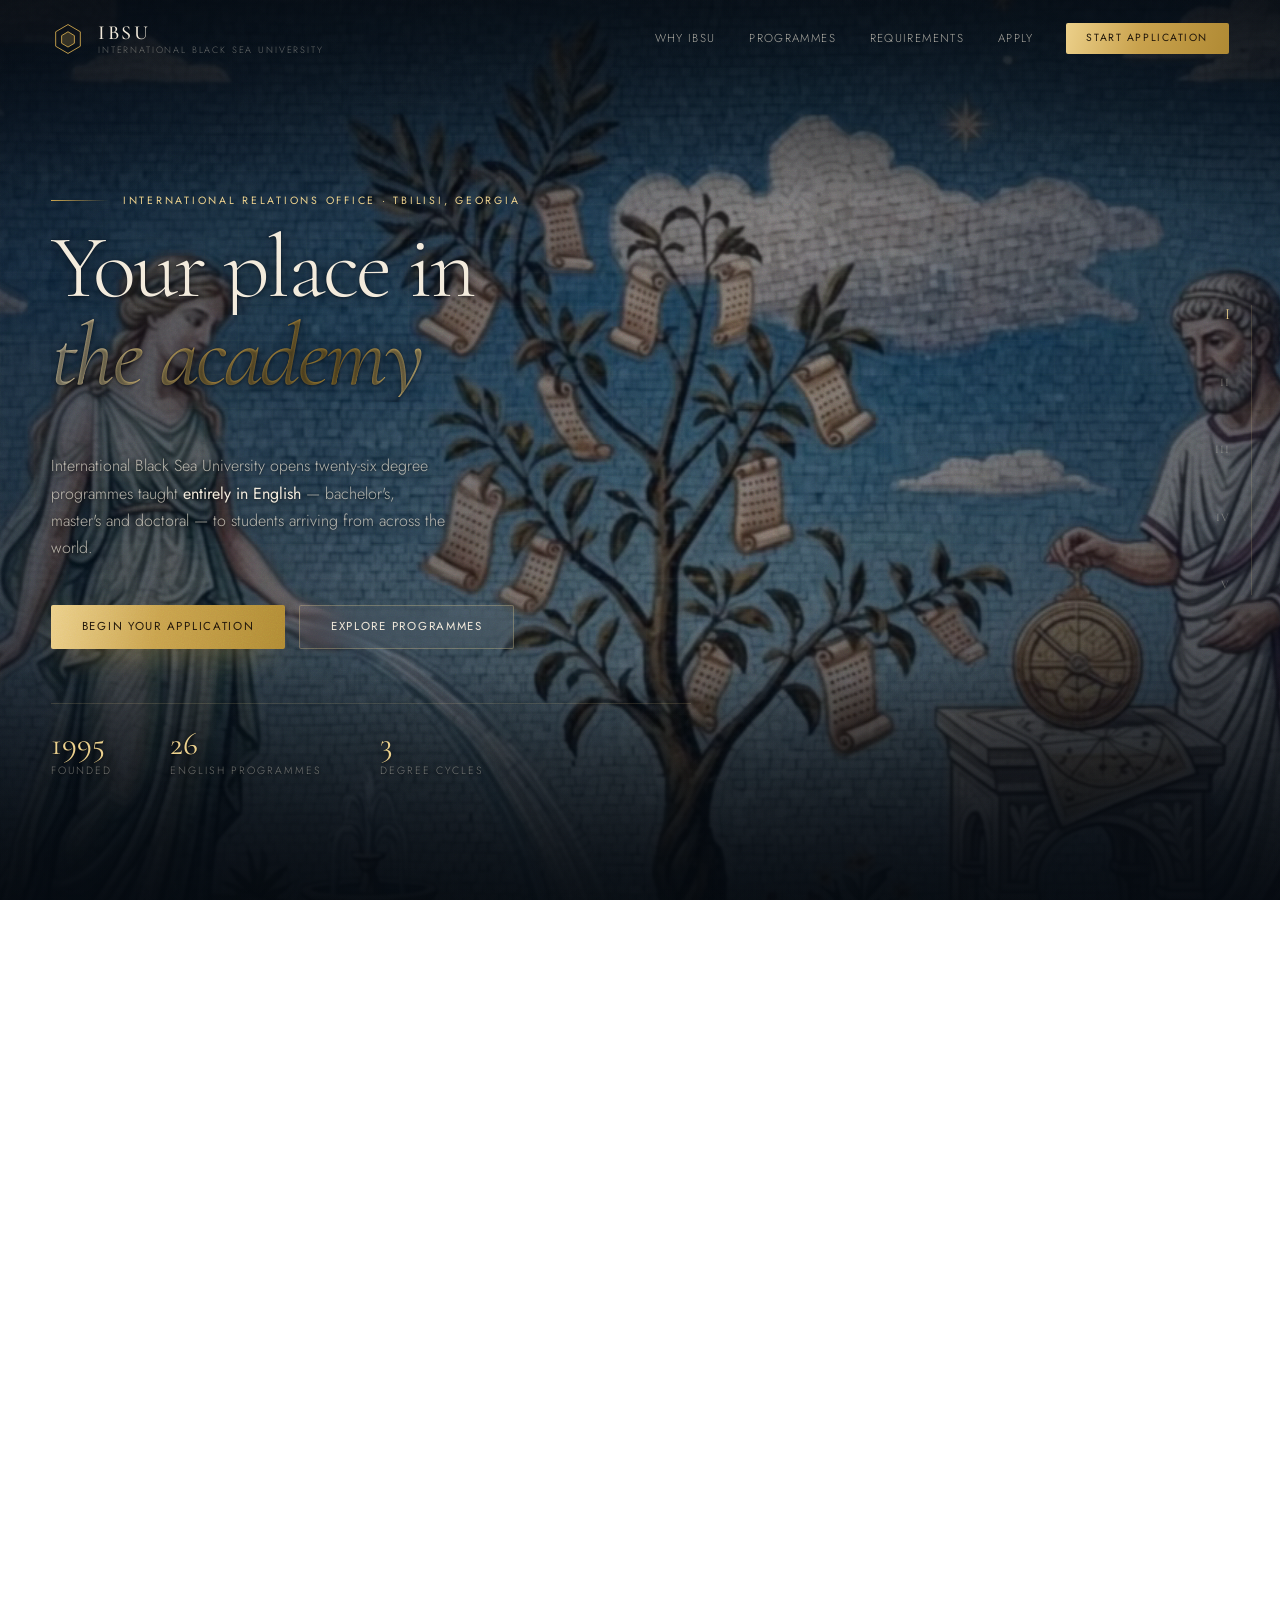
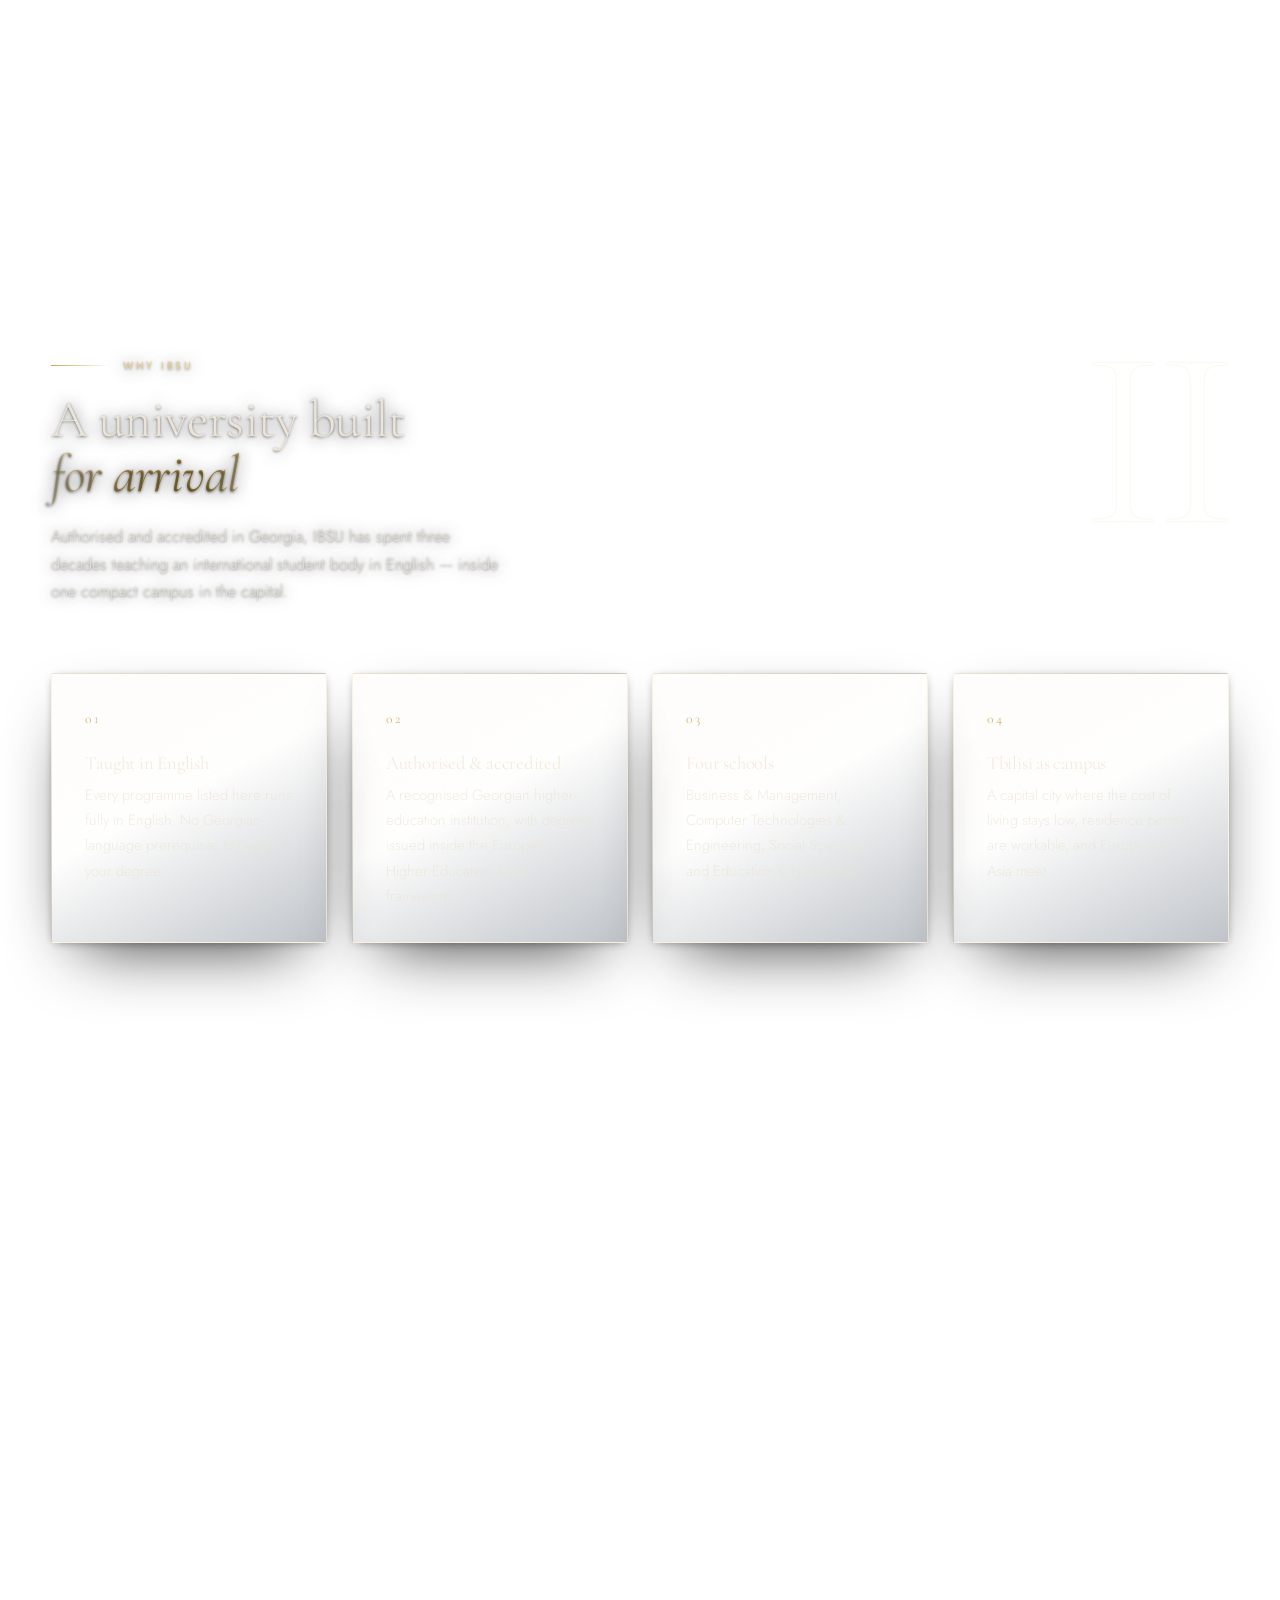
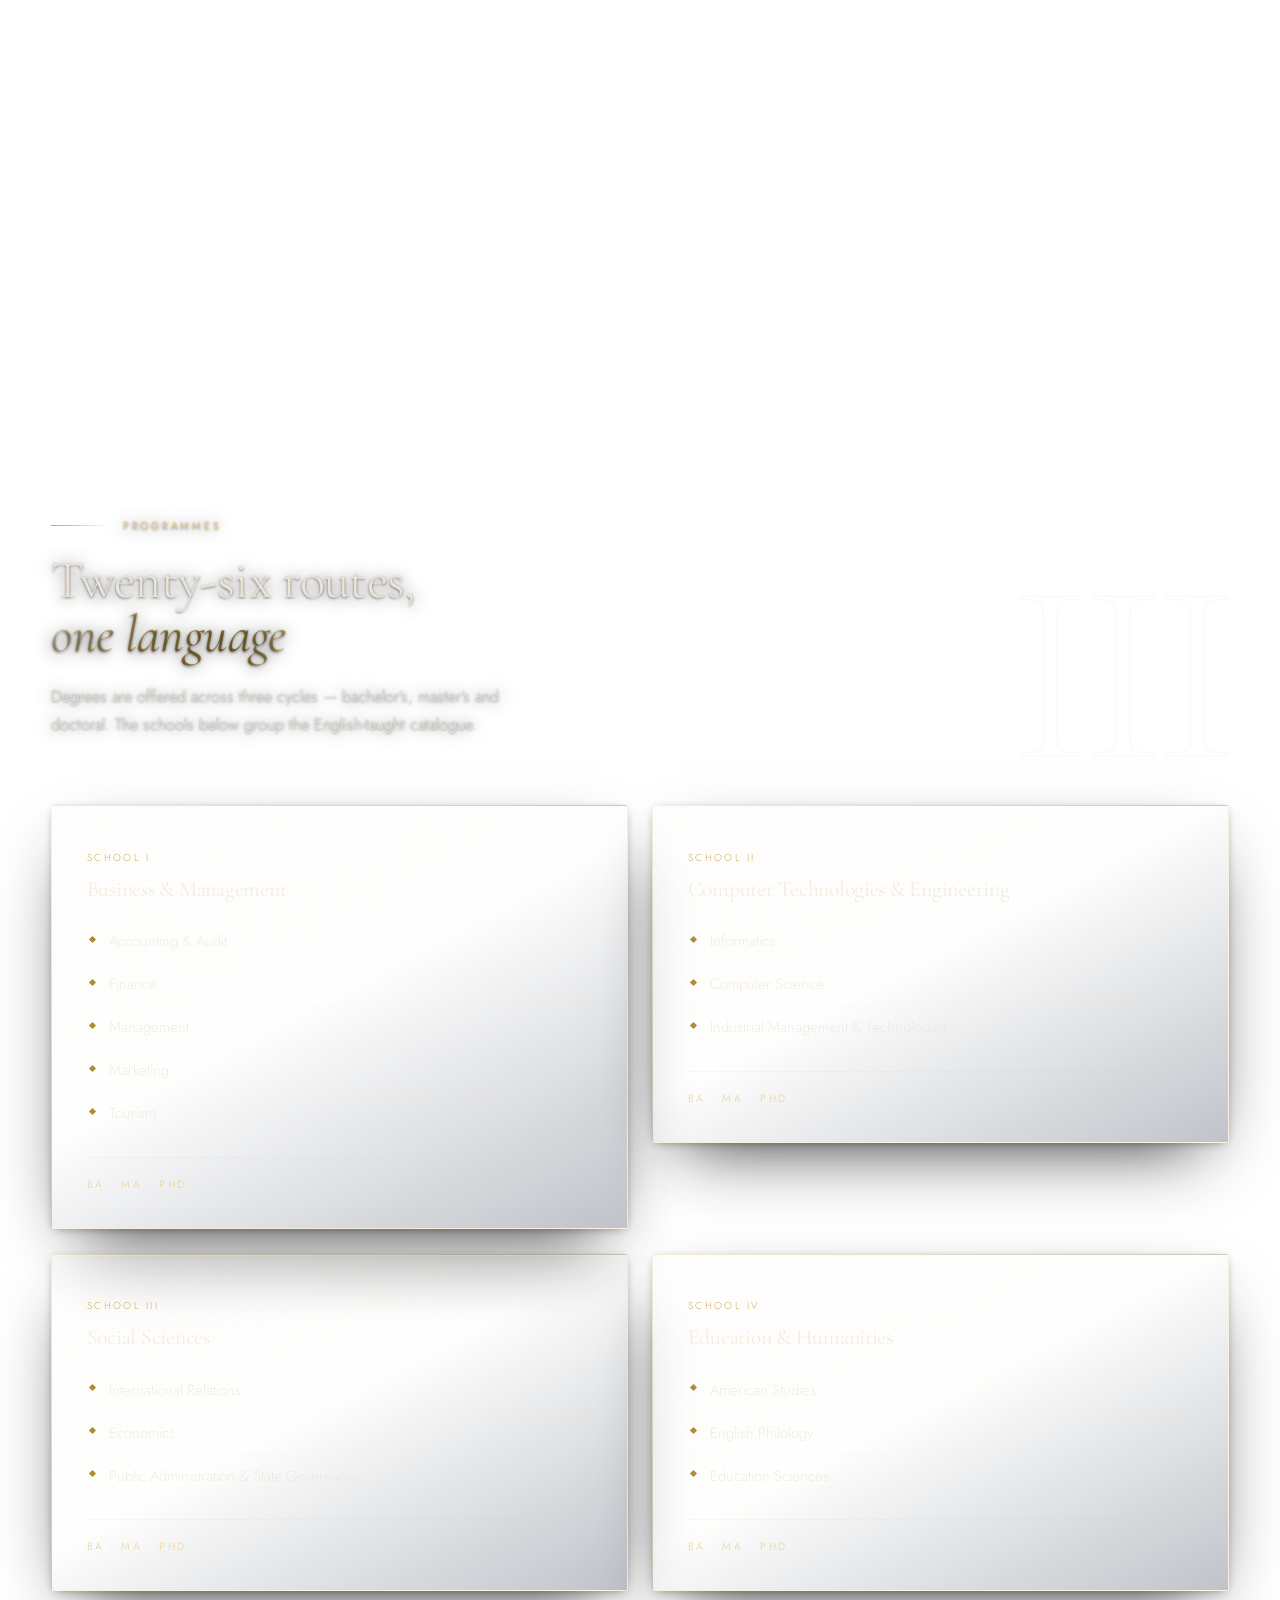
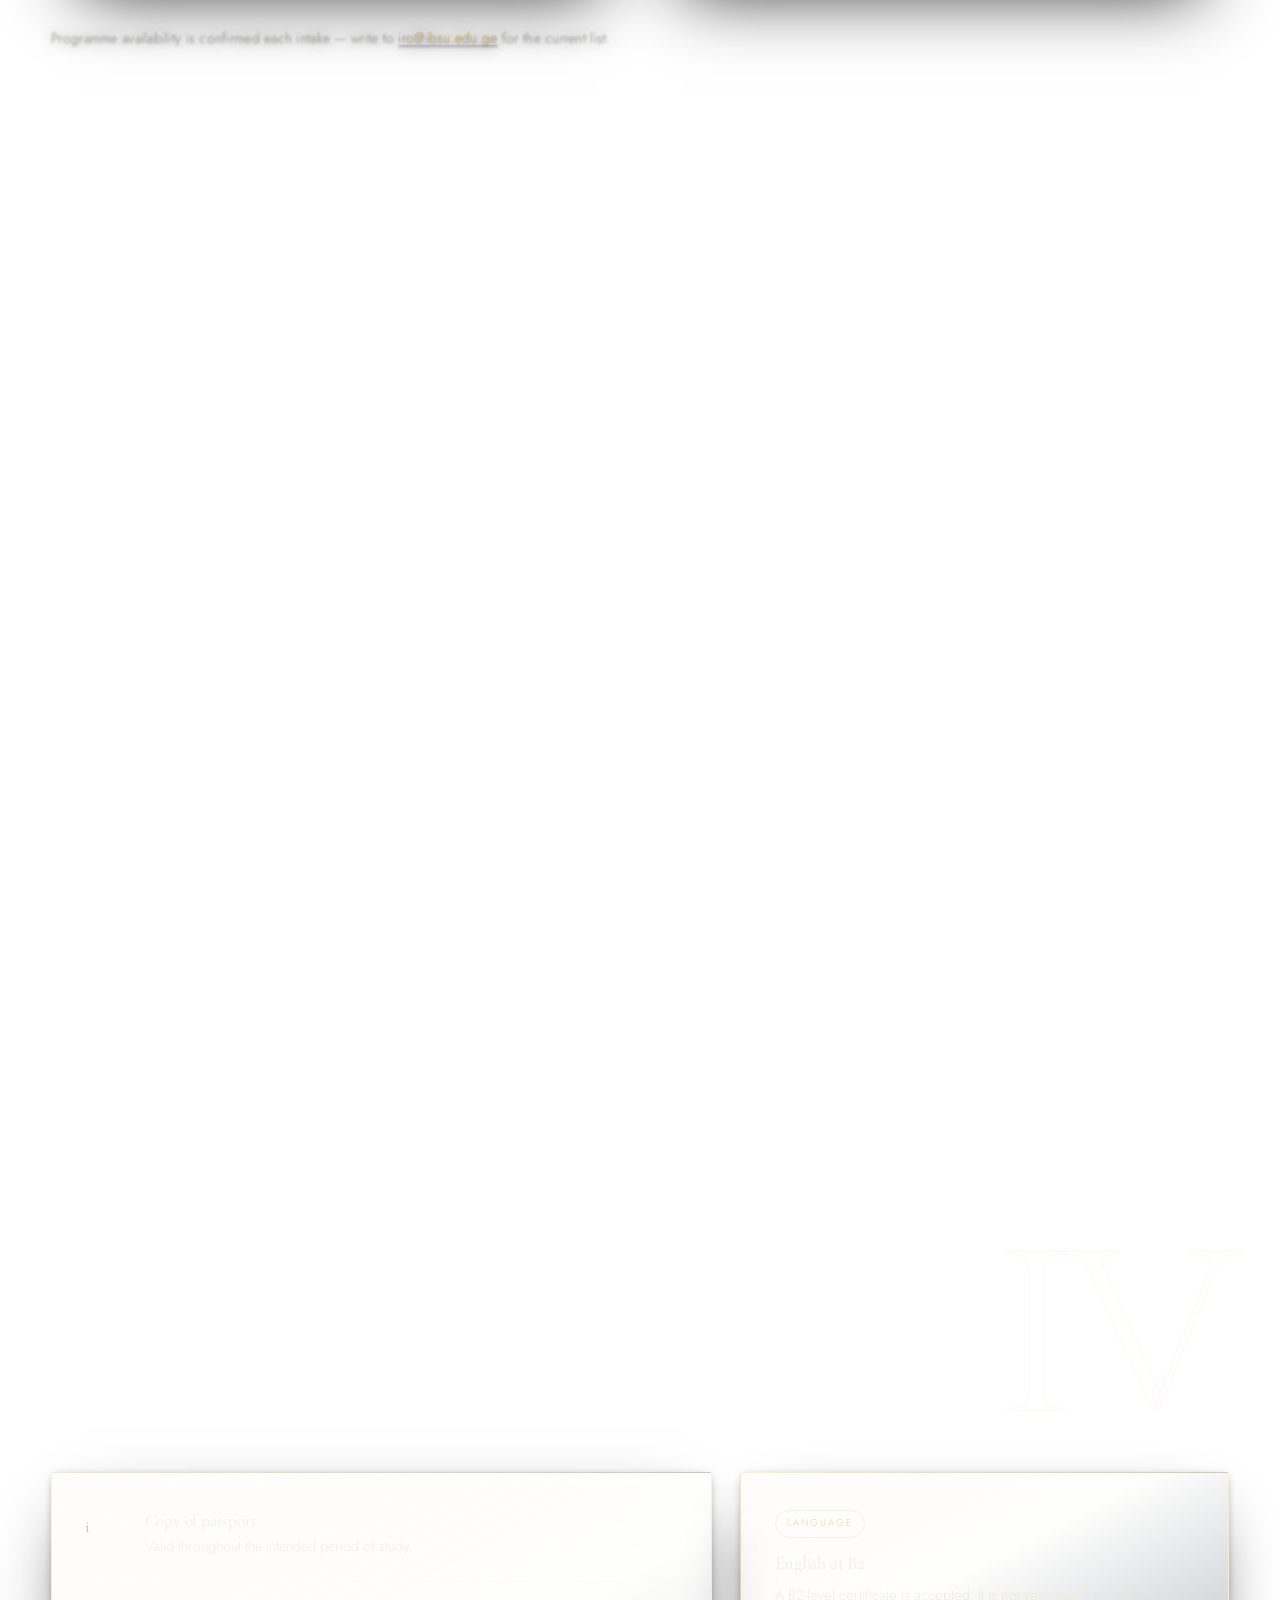
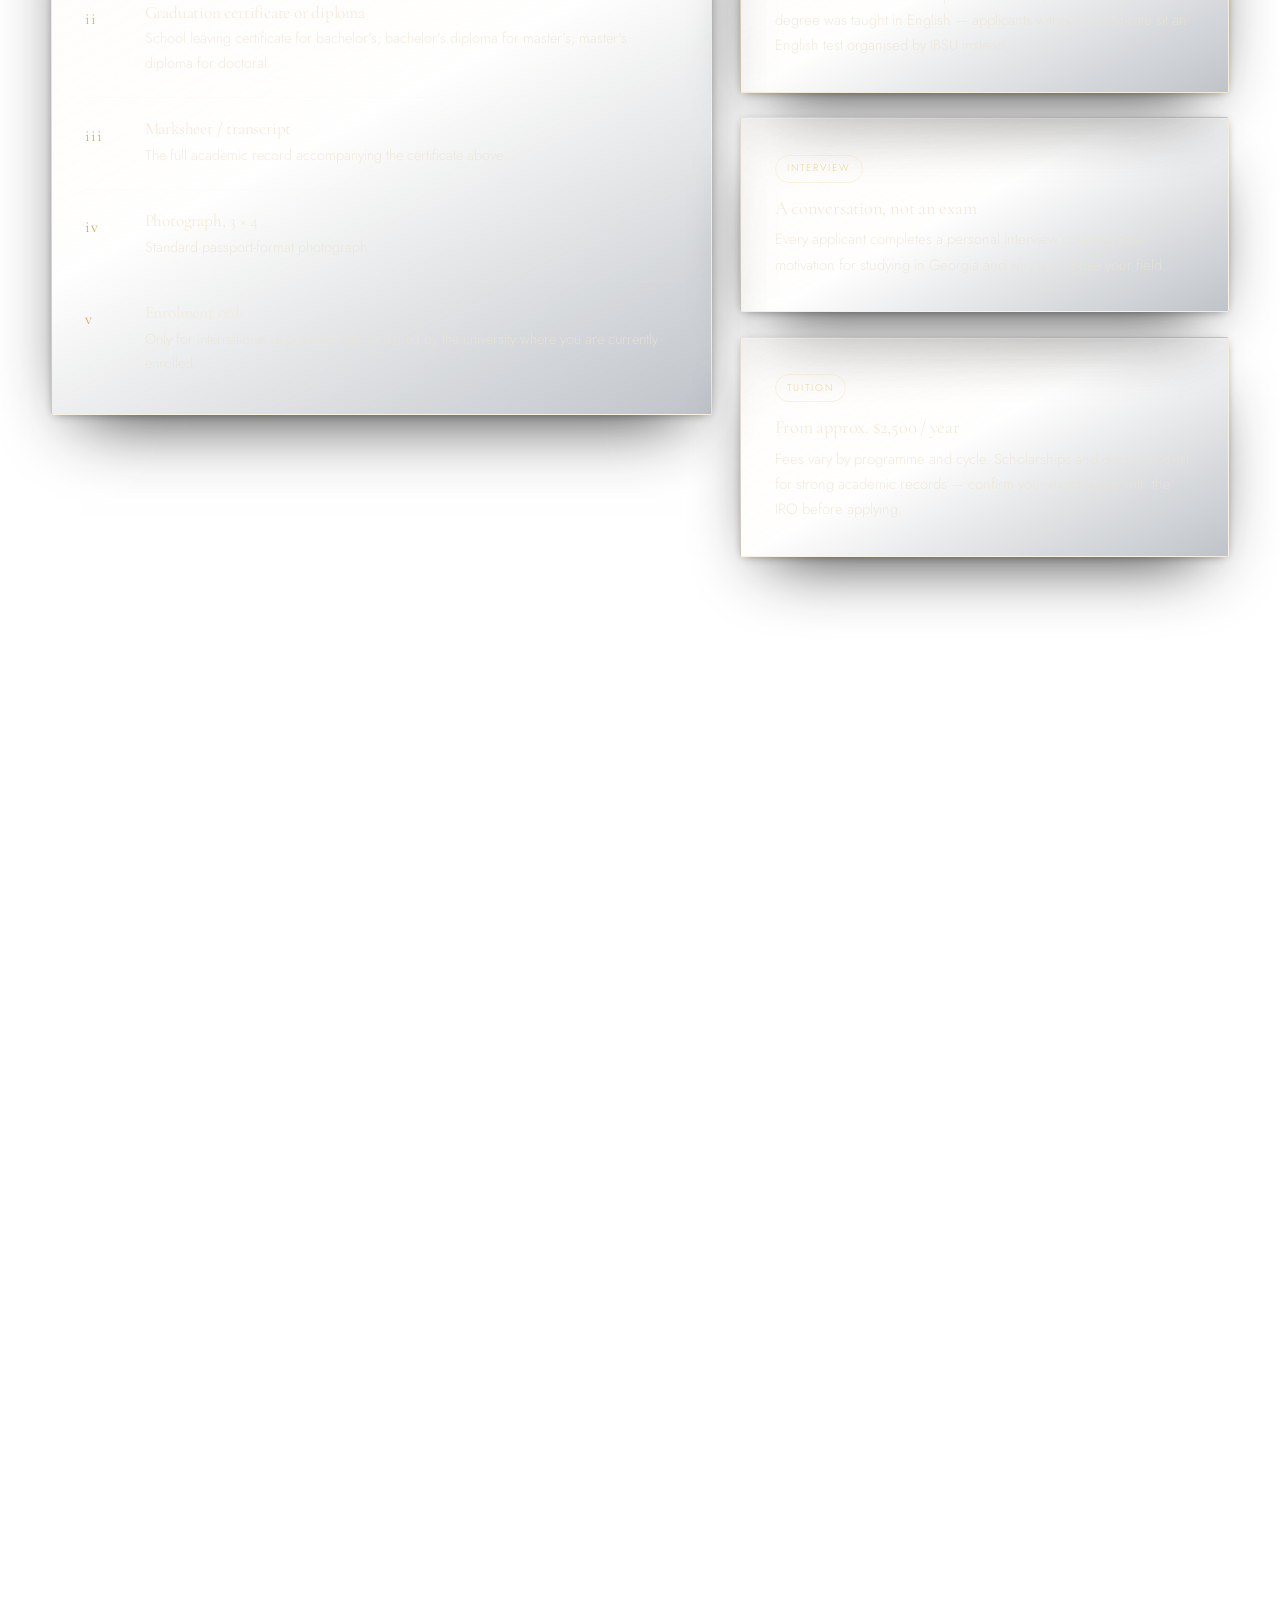
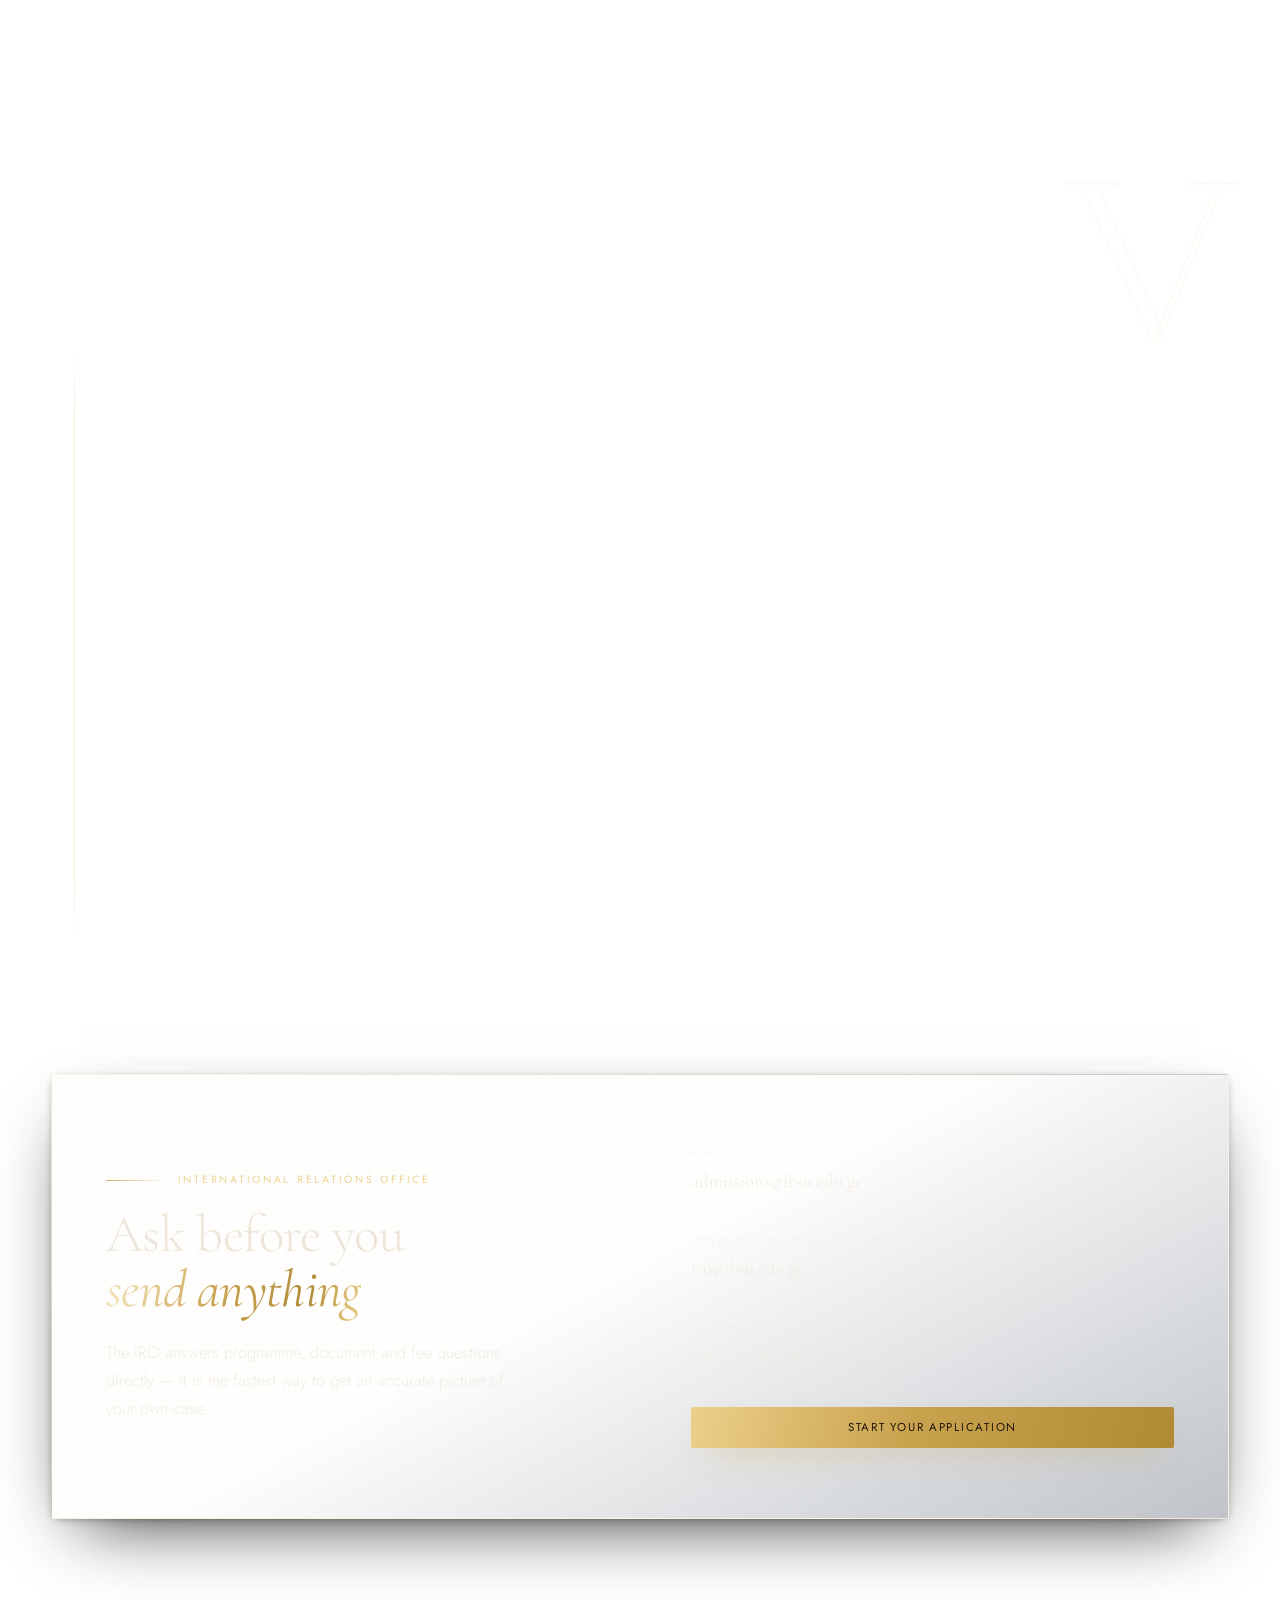
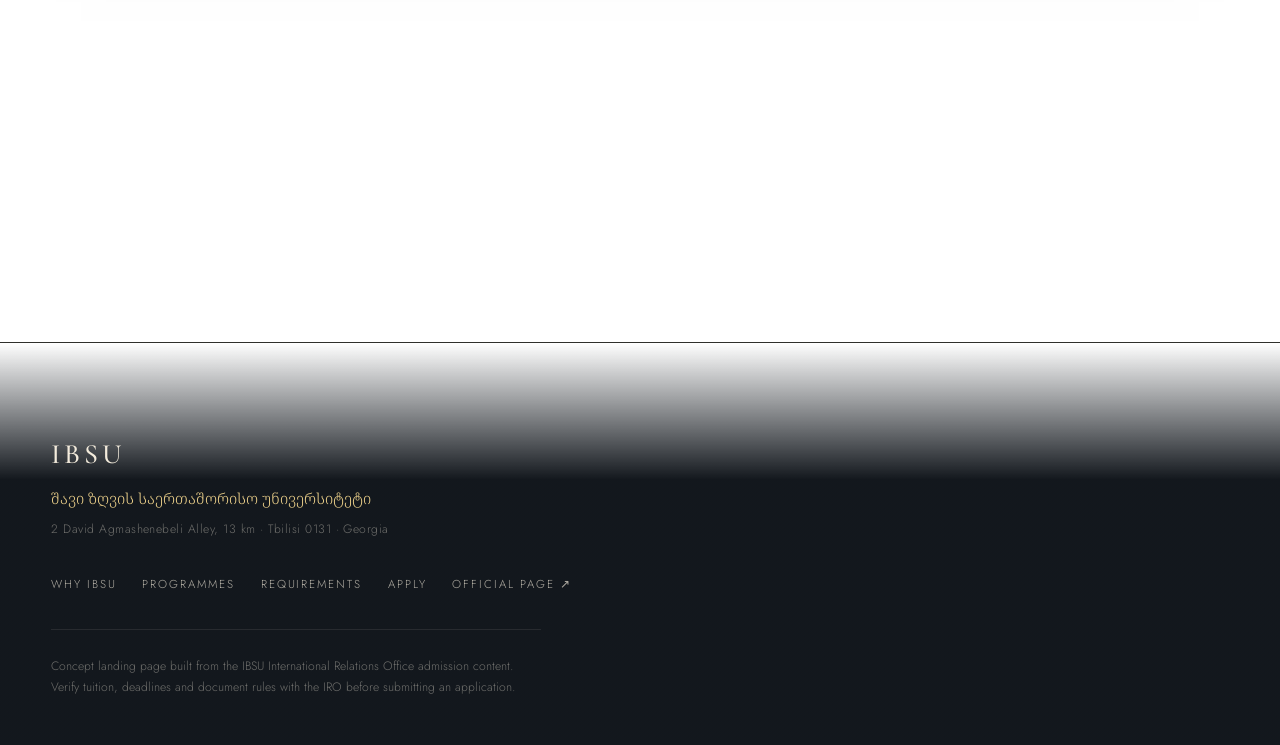
<file: index.html>
<!doctype html>
<html lang="en">
<head>
<meta charset="utf-8">
<meta name="viewport" content="width=device-width, initial-scale=1">
<title>Study at IBSU — International Admission</title>
<meta name="description" content="International Black Sea University, Tbilisi. 26 degree programmes taught entirely in English across bachelor's, master's and doctoral level. Requirements, documents and how to apply.">
<meta name="theme-color" content="#060d1a">
<link rel="icon" href="data:image/svg+xml,%3Csvg xmlns='http://www.w3.org/2000/svg' viewBox='0 0 40 40'%3E%3Crect width='40' height='40' fill='%23071224'/%3E%3Cpath d='M20 6 32 13v14L20 34 8 27V13L20 6Z' fill='none' stroke='%23c9a24d' stroke-width='2'/%3E%3Cpath d='M20 14l6 3.5v7L20 28l-6-3.5v-7L20 14Z' fill='%23ecd08a'/%3E%3C/svg%3E">

<link rel="preload" href="assets/fonts/cormorant-garamond-latin.woff2" as="font" type="font/woff2" crossorigin>
<link rel="preload" href="assets/fonts/jost-latin.woff2" as="font" type="font/woff2" crossorigin>
<link rel="stylesheet" href="assets/css/fonts.css">
<link rel="stylesheet" href="assets/css/main.css">
<link rel="preload" as="image" href="assets/poster/scene-1-garden.jpg">
</head>
<body>

<!-- ── atmosphere ───────────────────────────────────────────── -->
<div class="tessera" aria-hidden="true"></div>
<div class="grain" aria-hidden="true"></div>
<div class="vignette" aria-hidden="true"></div>

<!-- ── scroll-driven backdrop ───────────────────────────────────
     Every <video> here is scrubbed by scroll position only.
     There is deliberately NO autoplay / loop attribute and the
     script never calls .play() — frames advance because
     currentTime is written, never because playback runs.
------------------------------------------------------------- -->
<div class="stage" id="stage" aria-hidden="true">
  <div class="scene is-active" data-scene="0">
    <video playsinline muted disablepictureinpicture preload="none"
           poster="assets/poster/scene-1-garden.jpg"
           data-mp4="assets/video/scene-1-garden.mp4"
           data-webm="assets/video/scene-1-garden.webm"></video>
  </div>
  <div class="scene" data-scene="1">
    <video playsinline muted disablepictureinpicture preload="none"
           poster="assets/poster/scene-2-academy.jpg"
           data-mp4="assets/video/scene-2-academy.mp4"
           data-webm="assets/video/scene-2-academy.webm"></video>
  </div>
  <div class="scene" data-scene="2">
    <video playsinline muted disablepictureinpicture preload="none"
           poster="assets/poster/scene-3-scroll.jpg"
           data-mp4="assets/video/scene-3-scroll.mp4"
           data-webm="assets/video/scene-3-scroll.webm"></video>
  </div>
  <div class="scene" data-scene="3">
    <video playsinline muted disablepictureinpicture preload="none"
           poster="assets/poster/scene-4-codex.jpg"
           data-mp4="assets/video/scene-4-codex.mp4"
           data-webm="assets/video/scene-4-codex.webm"></video>
  </div>
  <div class="scene" data-scene="4">
    <video playsinline muted disablepictureinpicture preload="none"
           poster="assets/poster/scene-5-path.jpg"
           data-mp4="assets/video/scene-5-path.mp4"
           data-webm="assets/video/scene-5-path.webm"></video>
  </div>
  <div class="stage__scrim"></div>
</div>

<!-- ── navigation ───────────────────────────────────────────── -->
<header class="nav" id="nav">
  <a class="brand" href="#top">
    <span class="brand__mark" aria-hidden="true">
      <svg viewBox="0 0 40 40" fill="none"><path d="M20 3 34.5 11.5v17L20 37 5.5 28.5v-17L20 3Z" stroke="currentColor" stroke-width="1.1"/><path d="M20 11.5 27.5 16v9L20 29.5 12.5 25v-9L20 11.5Z" fill="currentColor" fill-opacity=".22" stroke="currentColor" stroke-width="1.1"/></svg>
    </span>
    <span class="brand__text">
      <b>IBSU</b>
      <i>International Black Sea University</i>
    </span>
  </a>

  <nav class="nav__links" aria-label="Sections">
    <a href="#why">Why IBSU</a>
    <a href="#programmes">Programmes</a>
    <a href="#requirements">Requirements</a>
    <a href="#apply">Apply</a>
    <a class="btn btn--gold nav__cta" href="mailto:admissions@ibsu.edu.ge"><span>Start application</span></a>
  </nav>

  <a class="btn btn--gold btn--sm" href="mailto:admissions@ibsu.edu.ge">
    <span>Start application</span>
  </a>

  <button class="nav__toggle" id="navToggle" aria-expanded="false" aria-label="Open menu">
    <span></span><span></span>
  </button>
</header>

<!-- ── golden path progress rail ────────────────────────────── -->
<aside class="rail" aria-hidden="true">
  <span class="rail__line"><i id="railFill"></i></span>
  <ol class="rail__dots">
    <li data-i="0"><em>I</em></li>
    <li data-i="1"><em>II</em></li>
    <li data-i="2"><em>III</em></li>
    <li data-i="3"><em>IV</em></li>
    <li data-i="4"><em>V</em></li>
  </ol>
</aside>

<main id="top">

<!-- ══ I · THE GARDEN ═══════════════════════════════════════ -->
<section class="chapter chapter--hero" id="hero" data-scene="0">
  <div class="shell">
    <p class="eyebrow reveal" data-d="0">
      <span class="eyebrow__rule"></span>
      International Relations Office · Tbilisi, Georgia
    </p>

    <h1 class="hero__title">
      <span class="line"><span class="w" style="--i:0">Your</span> <span class="w" style="--i:1">place</span> <span class="w" style="--i:2">in</span></span>
      <span class="line"><em class="w" style="--i:3">the&nbsp;academy</em></span>
    </h1>

    <p class="hero__lede reveal" data-d="380">
      International Black Sea University opens twenty-six degree programmes
      taught <b>entirely in English</b> — bachelor's, master's and doctoral —
      to students arriving from across the world.
    </p>

    <div class="hero__actions reveal" data-d="520">
      <a class="btn btn--gold" href="#apply"><span>Begin your application</span></a>
      <a class="btn btn--glass" href="#programmes"><span>Explore programmes</span></a>
    </div>

    <div class="hero__meta reveal" data-d="660">
      <div><b>1995</b><i>Founded</i></div>
      <div><b>26</b><i>English programmes</i></div>
      <div><b>3</b><i>Degree cycles</i></div>
    </div>
  </div>

  <div class="scroll-cue reveal" data-d="820">
    <span class="scroll-cue__track"><i></i></span>
    <span class="scroll-cue__label">Scroll — the mosaic moves with you</span>
  </div>
</section>

<!-- ══ II · THE ACADEMY ═════════════════════════════════════ -->
<section class="chapter" id="why" data-scene="1">
  <div class="shell">
    <div class="numeral" data-par="0.16">II</div>

    <header class="head">
      <p class="eyebrow reveal"><span class="eyebrow__rule"></span>Why IBSU</p>
      <h2 class="reveal" data-d="80">A university built<br><em>for arrival</em></h2>
      <p class="head__sub reveal" data-d="160">
        Authorised and accredited in Georgia, IBSU has spent three decades
        teaching an international student body in English — inside one
        compact campus in the capital.
      </p>
    </header>

    <div class="grid grid--4 stagger">
      <article class="card glass tilt">
        <span class="card__num">01</span>
        <h3>Taught in English</h3>
        <p>Every programme listed here runs fully in English. No Georgian-language prerequisite to begin your degree.</p>
      </article>
      <article class="card glass tilt">
        <span class="card__num">02</span>
        <h3>Authorised &amp; accredited</h3>
        <p>A recognised Georgian higher-education institution, with degrees issued inside the European Higher Education Area framework.</p>
      </article>
      <article class="card glass tilt">
        <span class="card__num">03</span>
        <h3>Four schools</h3>
        <p>Business &amp; Management, Computer Technologies &amp; Engineering, Social Sciences, and Education &amp; Humanities.</p>
      </article>
      <article class="card glass tilt">
        <span class="card__num">04</span>
        <h3>Tbilisi as campus</h3>
        <p>A capital city where the cost of living stays low, residence permits are workable, and Europe and Asia meet.</p>
      </article>
    </div>
  </div>
</section>

<!-- ══ III · THE SCROLL ═════════════════════════════════════ -->
<section class="chapter" id="programmes" data-scene="2">
  <div class="shell">
    <div class="numeral" data-par="0.16">III</div>

    <header class="head">
      <p class="eyebrow reveal"><span class="eyebrow__rule"></span>Programmes</p>
      <h2 class="reveal" data-d="80">Twenty-six routes,<br><em>one language</em></h2>
      <p class="head__sub reveal" data-d="160">
        Degrees are offered across three cycles — bachelor's, master's and
        doctoral. The schools below group the English-taught catalogue.
      </p>
    </header>

    <div class="grid grid--2 stagger">
      <article class="school glass tilt">
        <header><span class="school__ord">School I</span><h3>Business &amp; Management</h3></header>
        <ul>
          <li>Accounting &amp; Audit</li><li>Finance</li><li>Management</li>
          <li>Marketing</li><li>Tourism</li>
        </ul>
        <footer>BA · MA · PhD</footer>
      </article>

      <article class="school glass tilt">
        <header><span class="school__ord">School II</span><h3>Computer Technologies &amp; Engineering</h3></header>
        <ul>
          <li>Informatics</li><li>Computer Science</li>
          <li>Industrial Management &amp; Technologies</li>
        </ul>
        <footer>BA · MA · PhD</footer>
      </article>

      <article class="school glass tilt">
        <header><span class="school__ord">School III</span><h3>Social Sciences</h3></header>
        <ul>
          <li>International Relations</li><li>Economics</li>
          <li>Public Administration &amp; State Governance</li>
        </ul>
        <footer>BA · MA · PhD</footer>
      </article>

      <article class="school glass tilt">
        <header><span class="school__ord">School IV</span><h3>Education &amp; Humanities</h3></header>
        <ul>
          <li>American Studies</li><li>English Philology</li>
          <li>Education Sciences</li>
        </ul>
        <footer>BA · MA · PhD</footer>
      </article>
    </div>

    <p class="note reveal">
      Programme availability is confirmed each intake — write to
      <a href="mailto:iro@ibsu.edu.ge">iro@ibsu.edu.ge</a> for the current list.
    </p>
  </div>
</section>

<!-- ══ IV · THE CODEX ═══════════════════════════════════════ -->
<section class="chapter" id="requirements" data-scene="3">
  <div class="shell">
    <div class="numeral" data-par="0.16">IV</div>

    <header class="head">
      <p class="eyebrow reveal"><span class="eyebrow__rule"></span>Requirements</p>
      <h2 class="reveal" data-d="80">The documents<br><em>you unroll</em></h2>
      <p class="head__sub reveal" data-d="160">
        Each document below must be <b>notarised and translated into Georgian</b>
        before it is submitted.
      </p>
    </header>

    <div class="split">
      <ol class="vellum glass stagger">
        <li>
          <span class="vellum__i">i</span>
          <div><h3>Copy of passport</h3><p>Valid throughout the intended period of study.</p></div>
        </li>
        <li>
          <span class="vellum__i">ii</span>
          <div><h3>Graduation certificate or diploma</h3><p>School leaving certificate for bachelor's; bachelor's diploma for master's; master's diploma for doctoral.</p></div>
        </li>
        <li>
          <span class="vellum__i">iii</span>
          <div><h3>Marksheet / transcript</h3><p>The full academic record accompanying the certificate above.</p></div>
        </li>
        <li>
          <span class="vellum__i">iv</span>
          <div><h3>Photograph, 3 × 4</h3><p>Standard passport-format photograph.</p></div>
        </li>
        <li>
          <span class="vellum__i">v</span>
          <div><h3>Enrolment order</h3><p>Only for international degree mobility — issued by the university where you are currently enrolled.</p></div>
        </li>
      </ol>

      <aside class="aside-stack stagger">
        <div class="card glass card--accent tilt">
          <span class="card__tag">Language</span>
          <h3>English at B2</h3>
          <p>A B2-level certificate is accepted. It is <b>not required</b> if your previous degree was taught in English — applicants without a certificate sit an English test organised by IBSU instead.</p>
        </div>
        <div class="card glass tilt">
          <span class="card__tag">Interview</span>
          <h3>A conversation, not an exam</h3>
          <p>Every applicant completes a personal interview covering your motivation for studying in Georgia and why you chose your field.</p>
        </div>
        <div class="card glass tilt">
          <span class="card__tag">Tuition</span>
          <h3>From approx. $2,500 / year</h3>
          <p>Fees vary by programme and cycle. Scholarships and discounts exist for strong academic records — confirm your exact figure with the IRO before applying.</p>
        </div>
      </aside>
    </div>
  </div>
</section>

<!-- ══ V · THE PATH ═════════════════════════════════════════ -->
<section class="chapter" id="apply" data-scene="4">
  <div class="shell">
    <div class="numeral" data-par="0.16">V</div>

    <header class="head">
      <p class="eyebrow reveal"><span class="eyebrow__rule"></span>How to apply</p>
      <h2 class="reveal" data-d="80">Five steps along<br><em>the golden road</em></h2>
    </header>

    <ol class="path stagger">
      <li class="path__step">
        <span class="path__dot"><b>1</b></span>
        <div class="glass path__card tilt">
          <h3>Choose your programme</h3>
          <p>Pick the degree and cycle you are applying for, and check the intake is open.</p>
        </div>
      </li>
      <li class="path__step">
        <span class="path__dot"><b>2</b></span>
        <div class="glass path__card tilt">
          <h3>Fill the electronic application form</h3>
          <p>The IRO issues the online form for international applicants.</p>
        </div>
      </li>
      <li class="path__step">
        <span class="path__dot"><b>3</b></span>
        <div class="glass path__card tilt">
          <h3>Send your documents</h3>
          <p>Email the completed form with every notarised, Georgian-translated document to <a href="mailto:admissions@ibsu.edu.ge">admissions@ibsu.edu.ge</a>.</p>
        </div>
      </li>
      <li class="path__step">
        <span class="path__dot"><b>4</b></span>
        <div class="glass path__card tilt">
          <h3>Sit your interview</h3>
          <p>A personal interview about your motivation and your chosen field. English testing happens here if you have no B2 certificate.</p>
        </div>
      </li>
      <li class="path__step">
        <span class="path__dot"><b>5</b></span>
        <div class="glass path__card tilt">
          <h3>Offer, visa and enrolment</h3>
          <p>On acceptance the IRO issues your invitation documents for the student visa and residence procedure.</p>
        </div>
      </li>
    </ol>

    <div class="cta glass reveal">
      <div>
        <p class="eyebrow"><span class="eyebrow__rule"></span>International Relations Office</p>
        <h2>Ask before you<br><em>send anything</em></h2>
        <p class="cta__sub">The IRO answers programme, document and fee questions directly — it is the fastest way to get an accurate picture of your own case.</p>
      </div>
      <ul class="contact">
        <li><i>Admissions</i><a href="mailto:admissions@ibsu.edu.ge">admissions@ibsu.edu.ge</a></li>
        <li><i>International Relations Office</i><a href="mailto:iro@ibsu.edu.ge">iro@ibsu.edu.ge</a></li>
        <li><i>Telephone</i><a href="tel:+995322800064">+995 32 2 800 064 <small>(ext. 165)</small></a></li>
        <li class="contact__cta"><a class="btn btn--gold" href="mailto:admissions@ibsu.edu.ge"><span>Start your application</span></a></li>
      </ul>
    </div>
  </div>
</section>

</main>

<footer class="foot">
  <div class="shell foot__in">
    <div class="foot__brand">
      <b>IBSU</b>
      <span lang="ka">შავი ზღვის საერთაშორისო უნივერსიტეტი</span>
      <small>2 David Agmashenebeli Alley, 13 km · Tbilisi 0131 · Georgia</small>
    </div>
    <nav class="foot__nav" aria-label="Footer">
      <a href="#why">Why IBSU</a>
      <a href="#programmes">Programmes</a>
      <a href="#requirements">Requirements</a>
      <a href="#apply">Apply</a>
      <a href="https://ibsu.edu.ge/en/iro/admission/" rel="noopener">Official page ↗</a>
    </nav>
    <p class="foot__note">
      Concept landing page built from the IBSU International Relations Office
      admission content. Verify tuition, deadlines and document rules with the
      IRO before submitting an application.
    </p>
  </div>
</footer>

<script src="assets/js/main.js"></script>
</body>
</html>
</file>
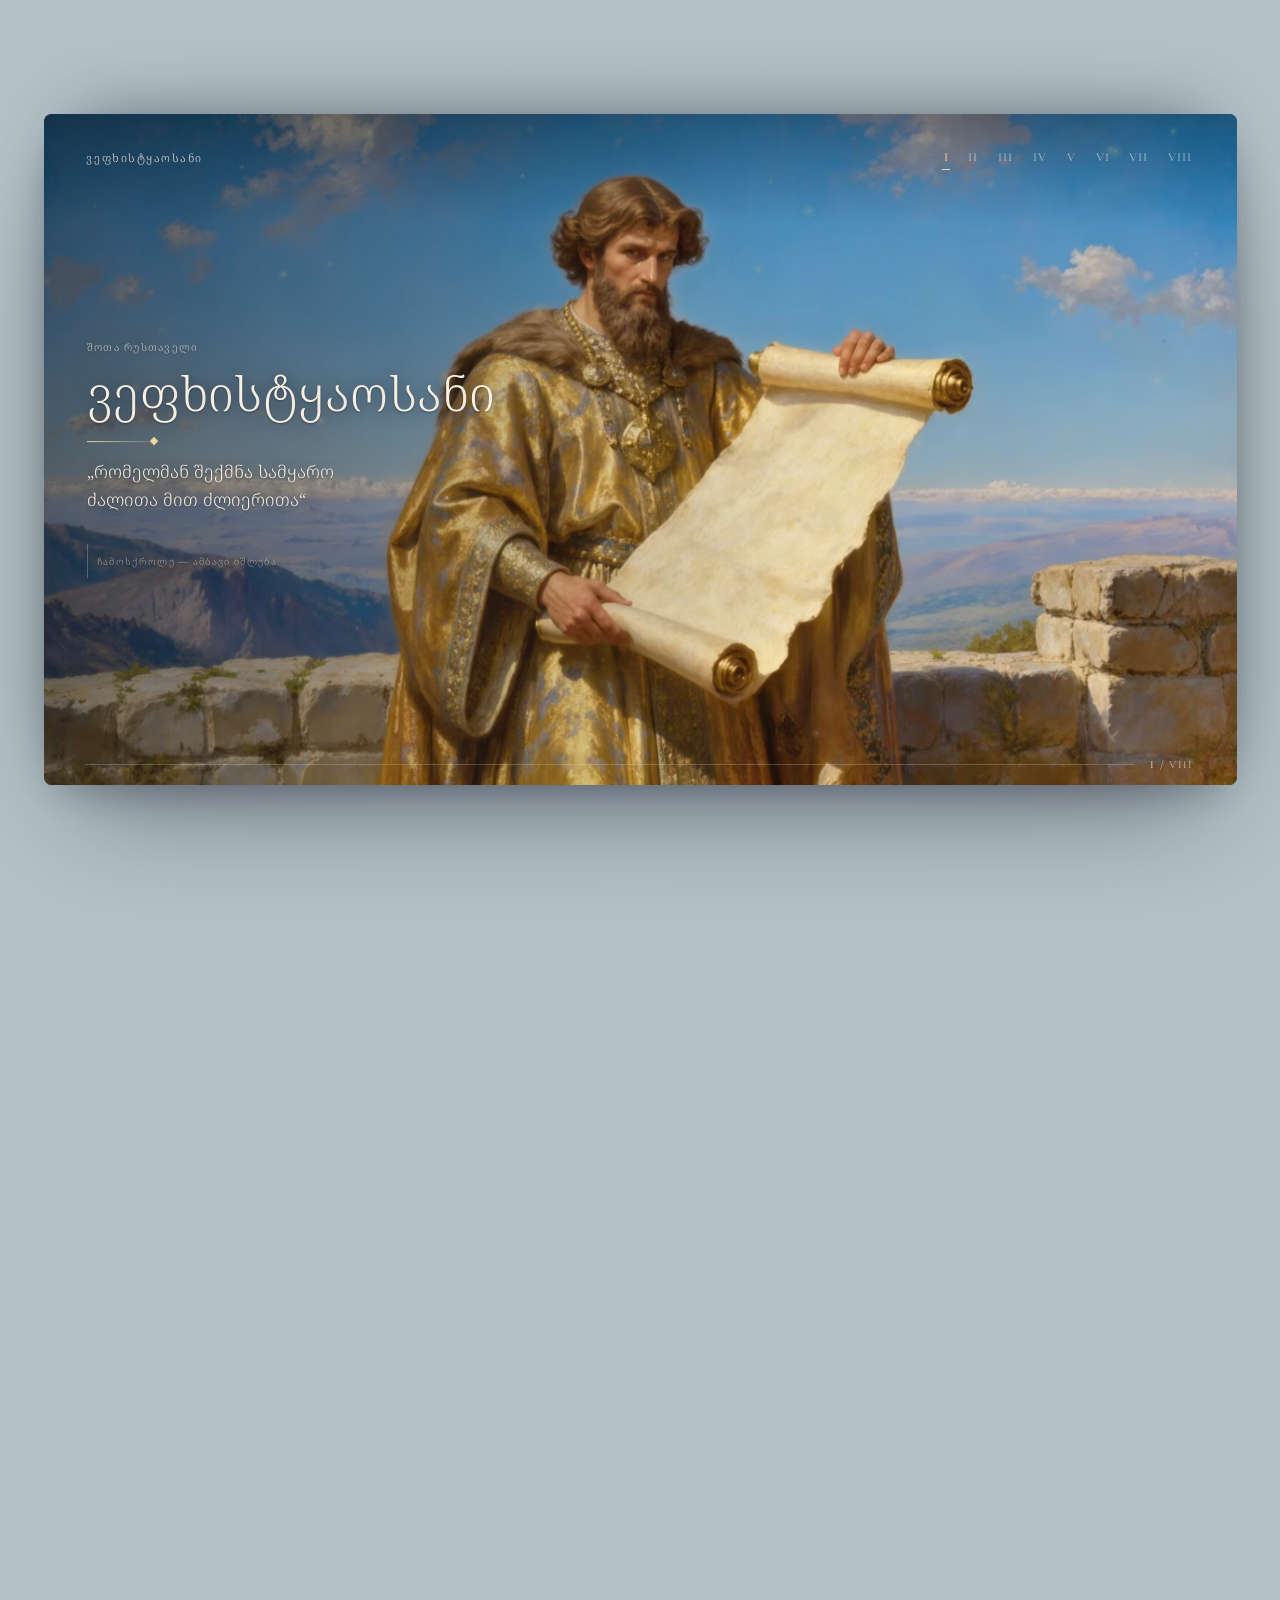
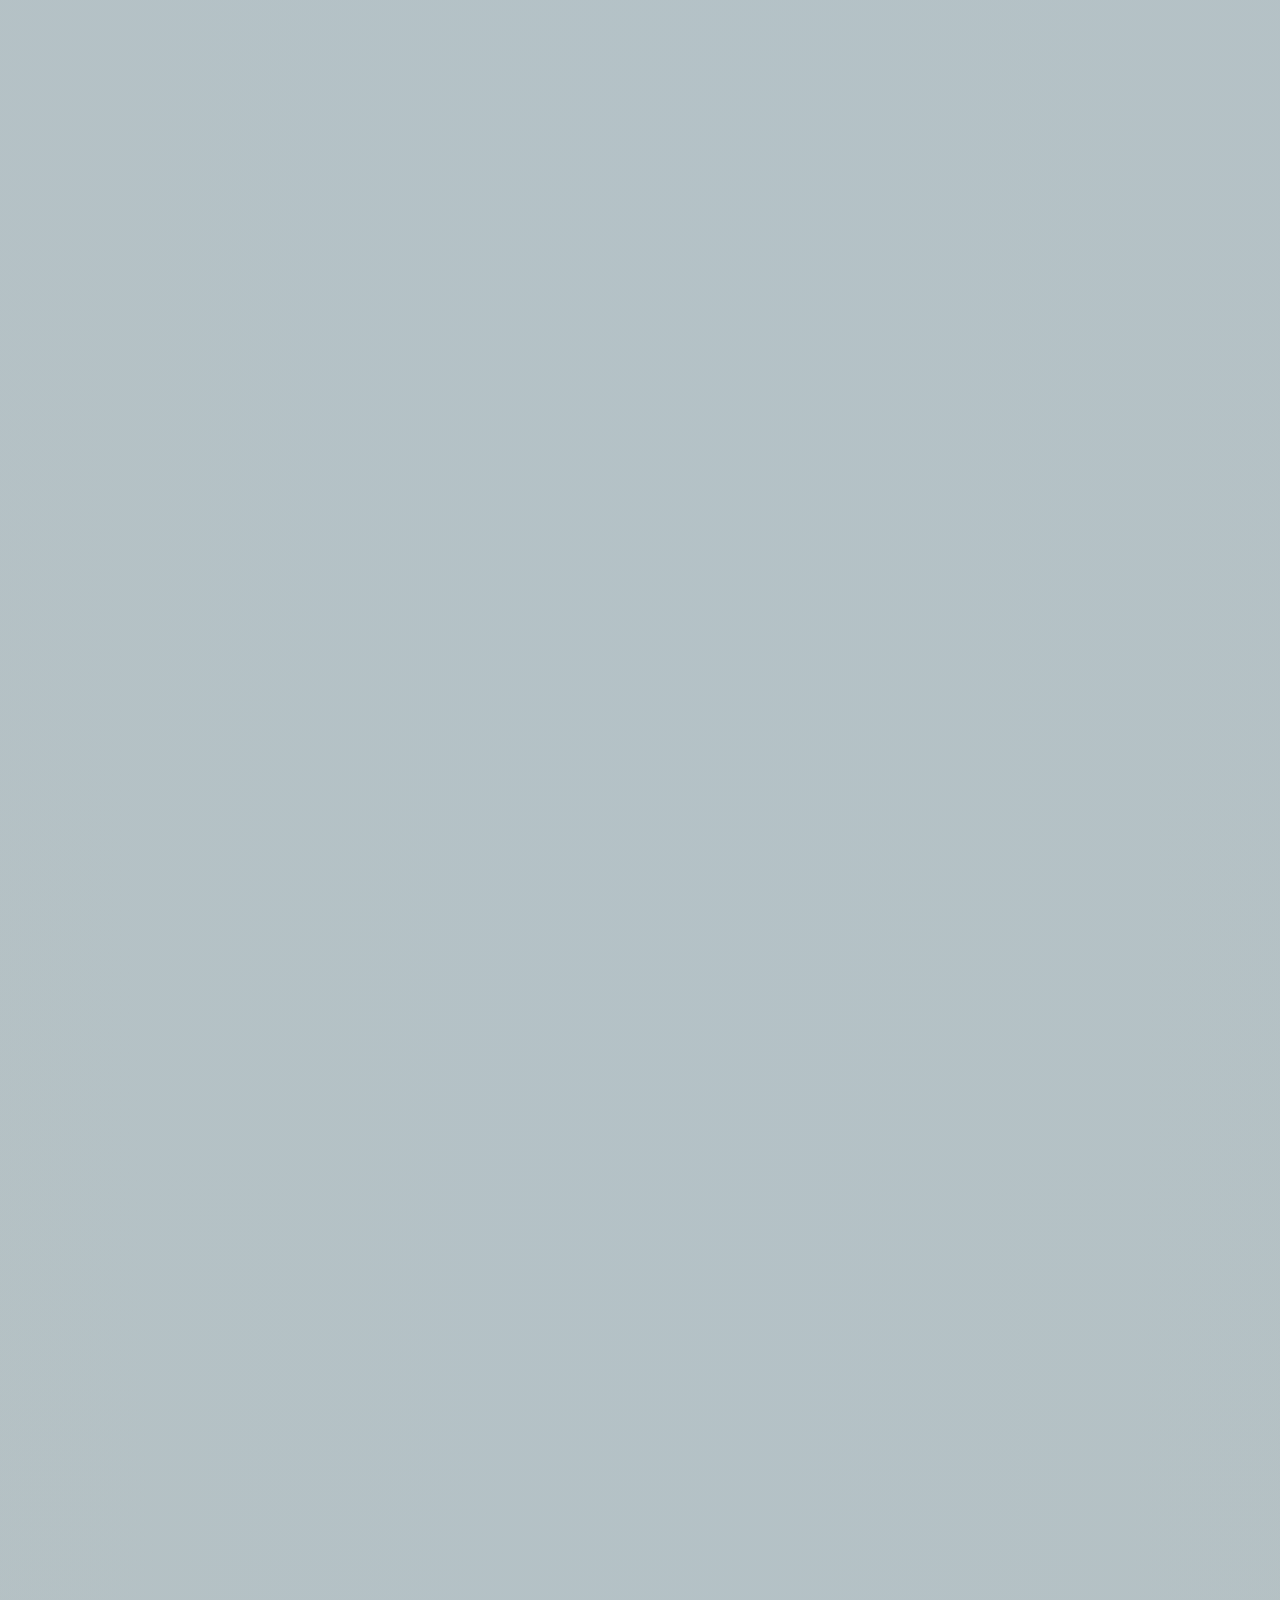
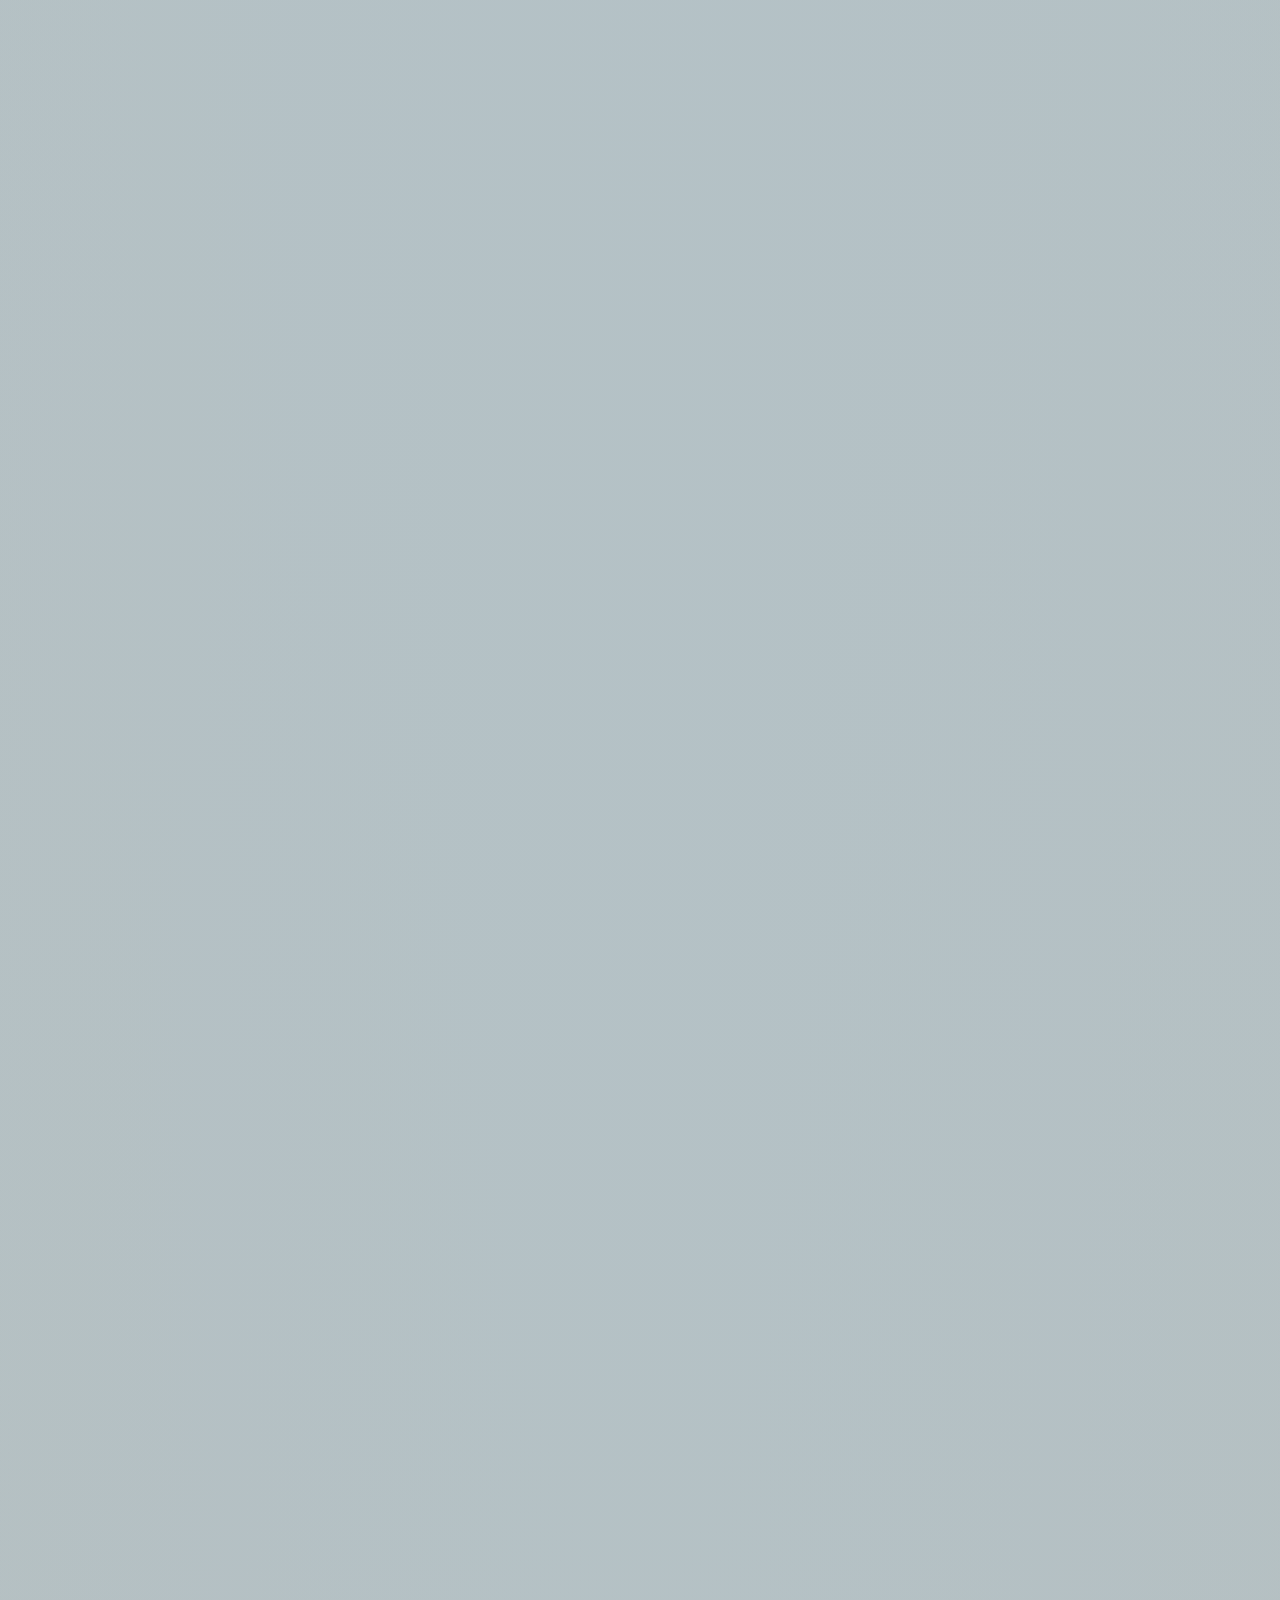
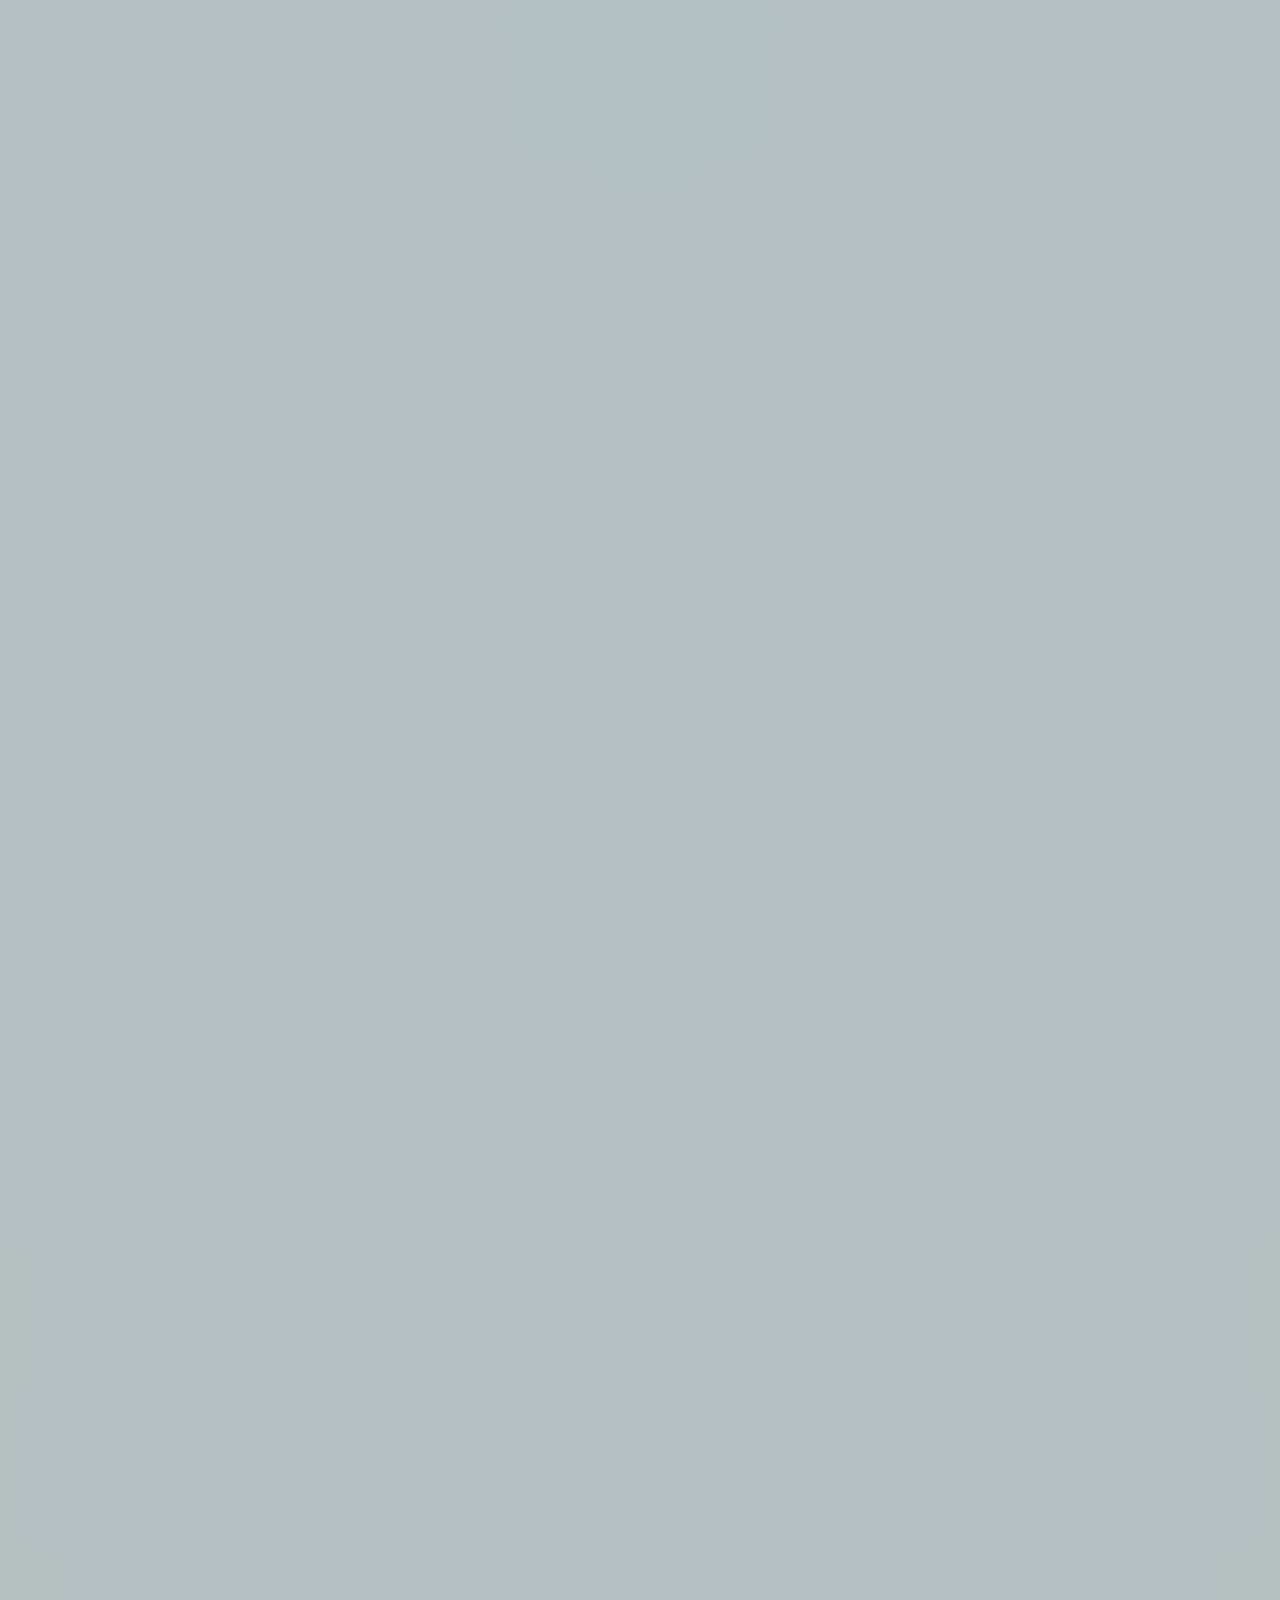
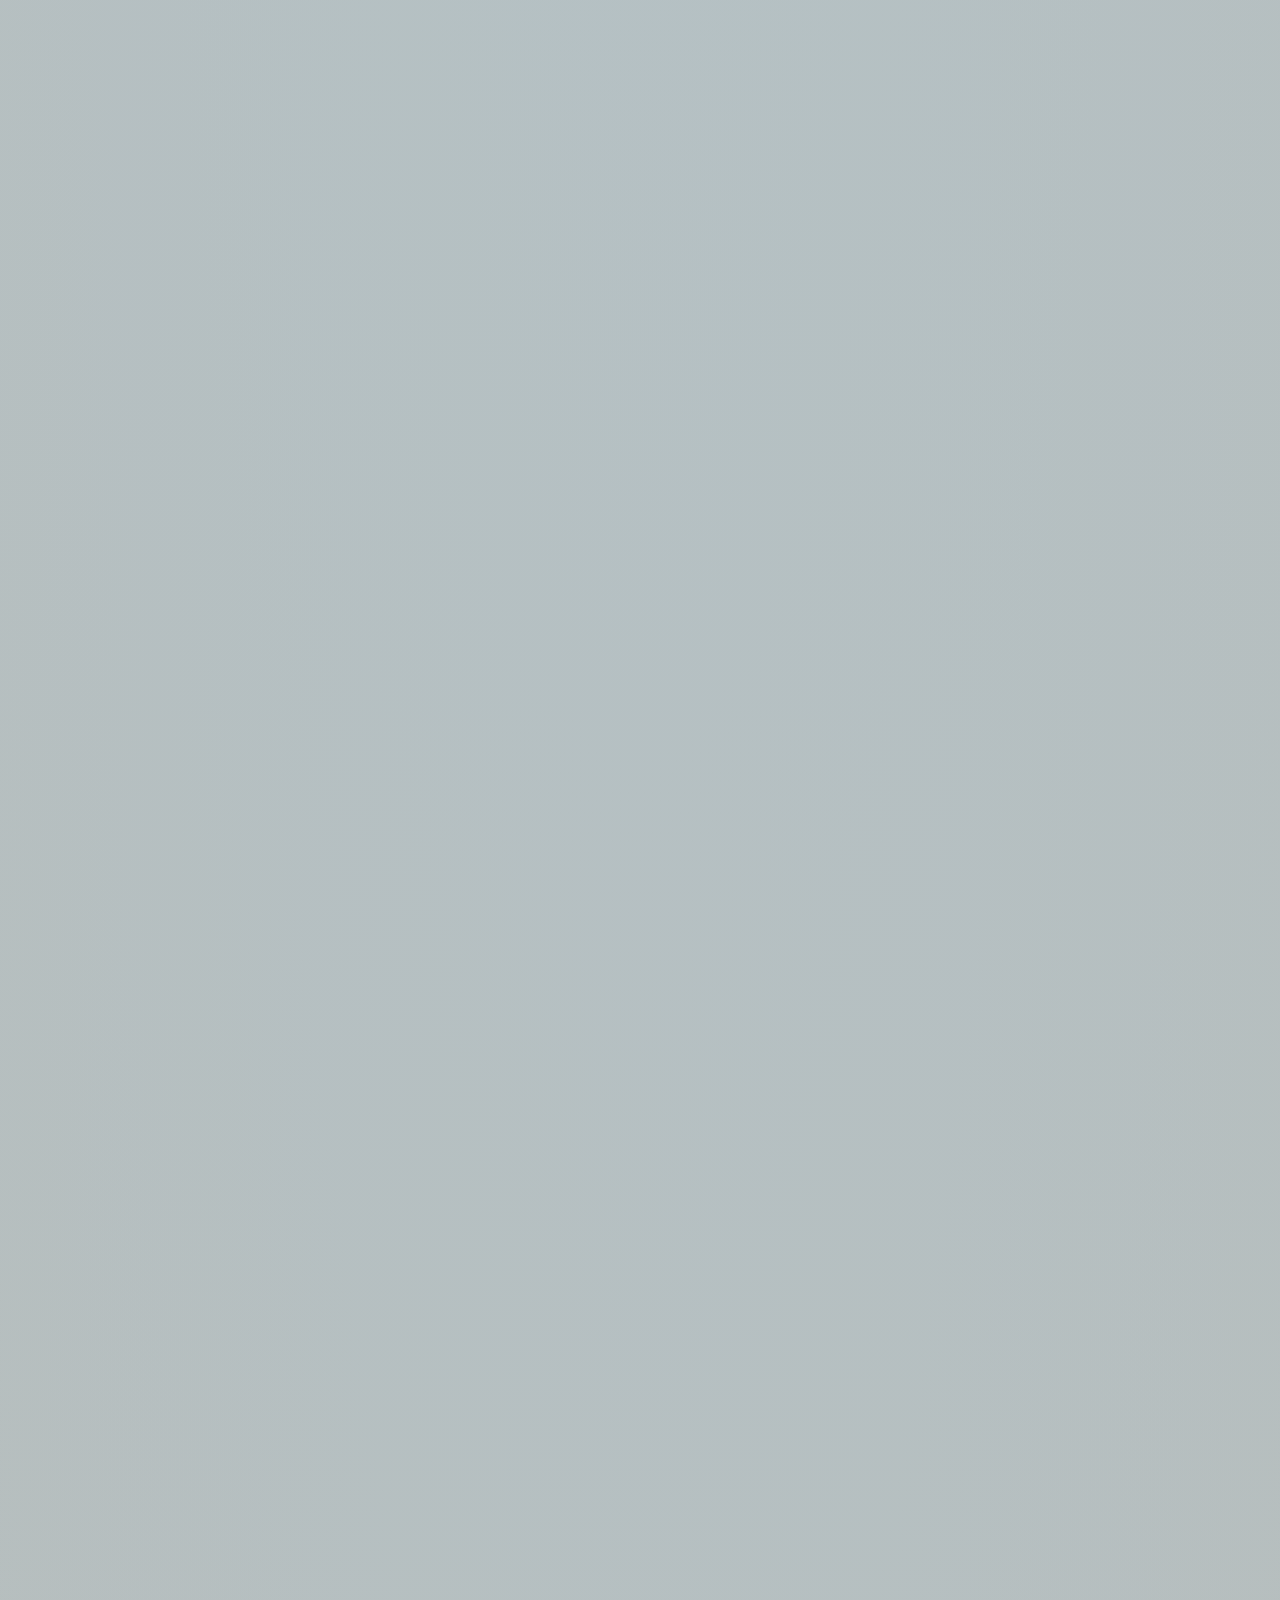
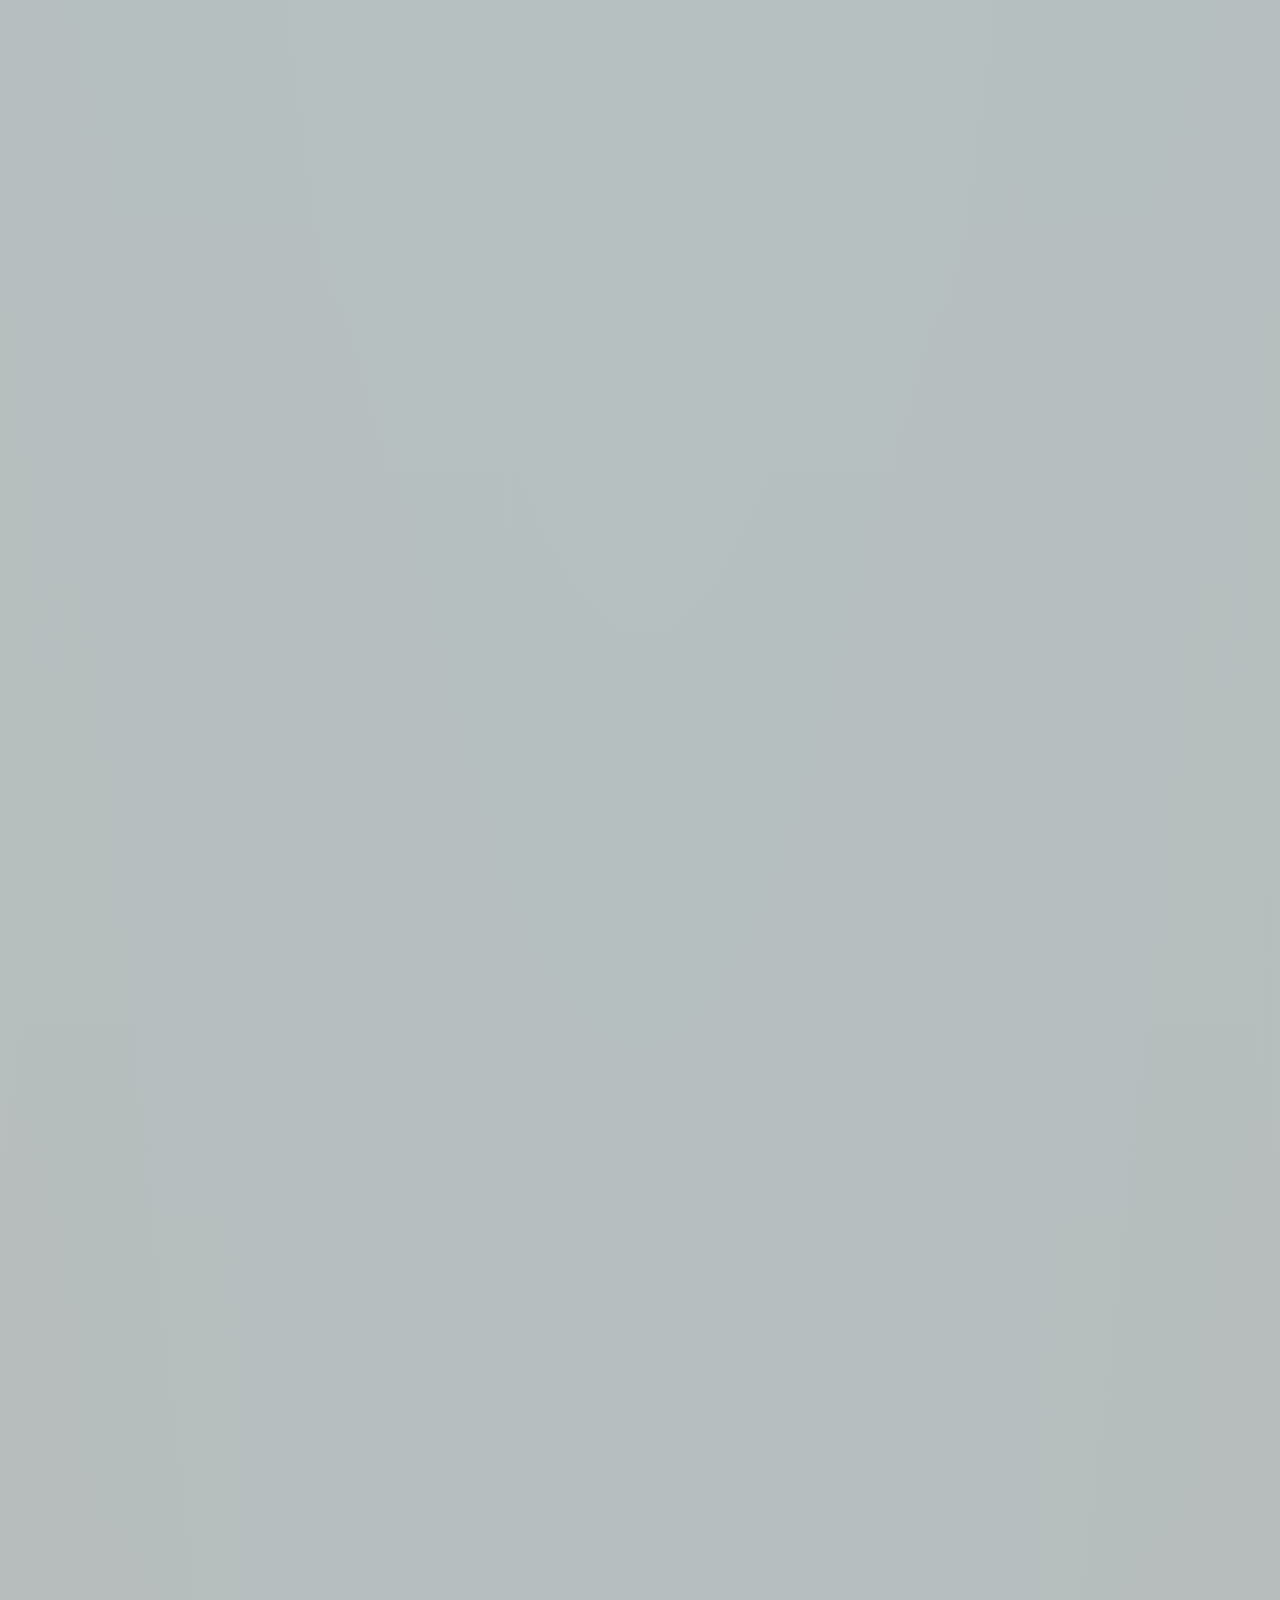
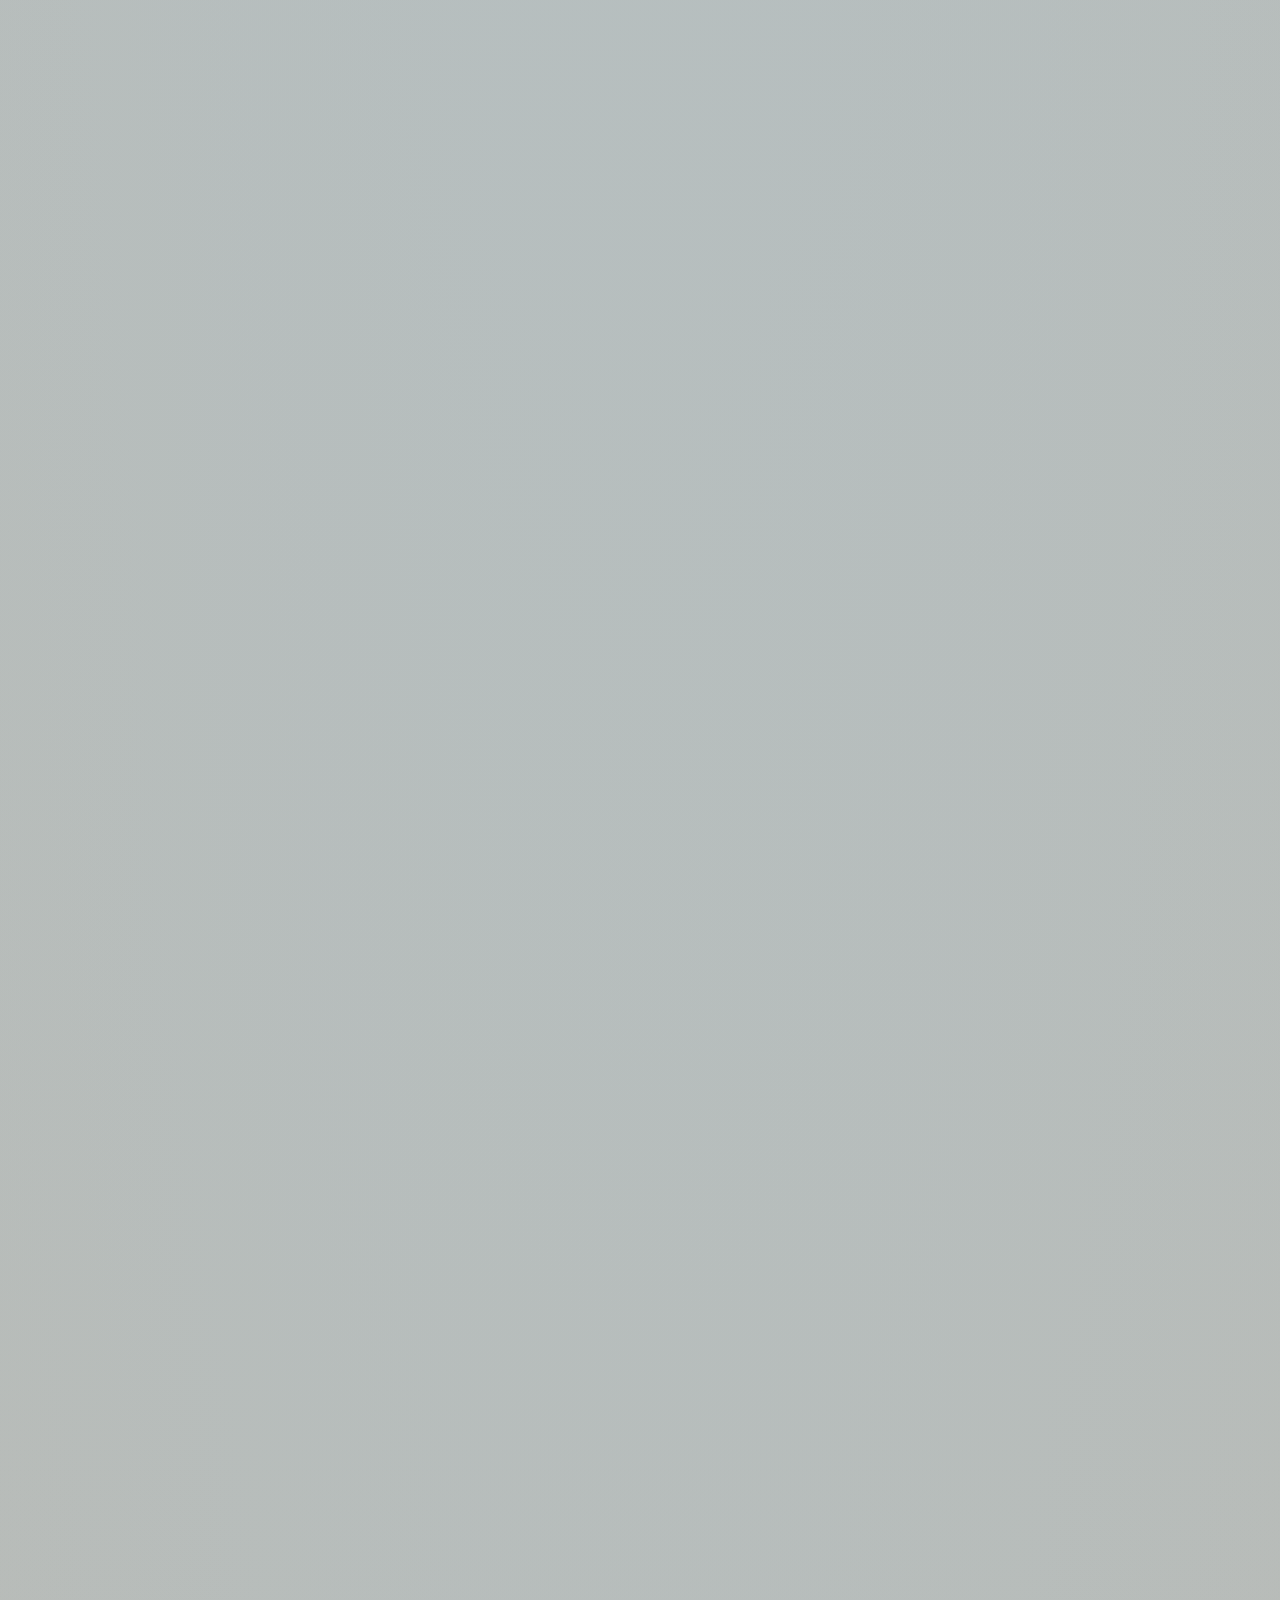
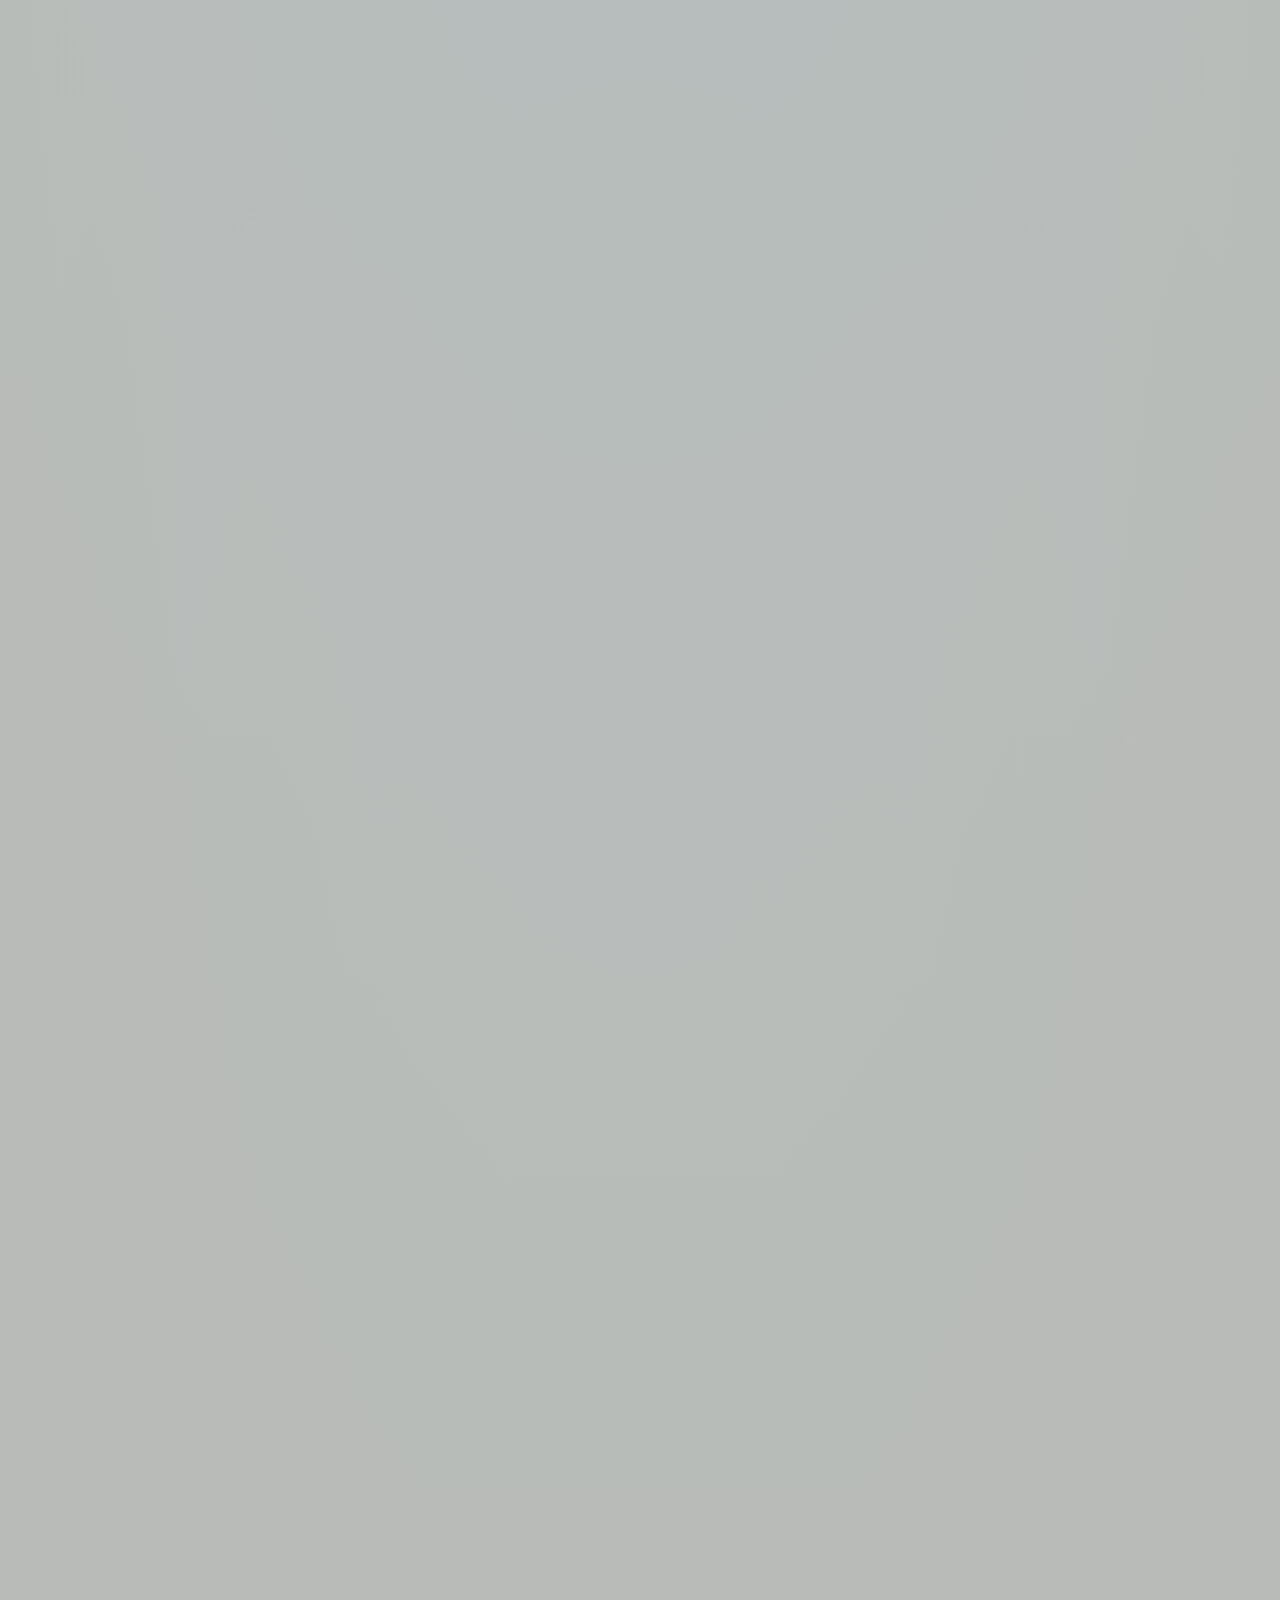
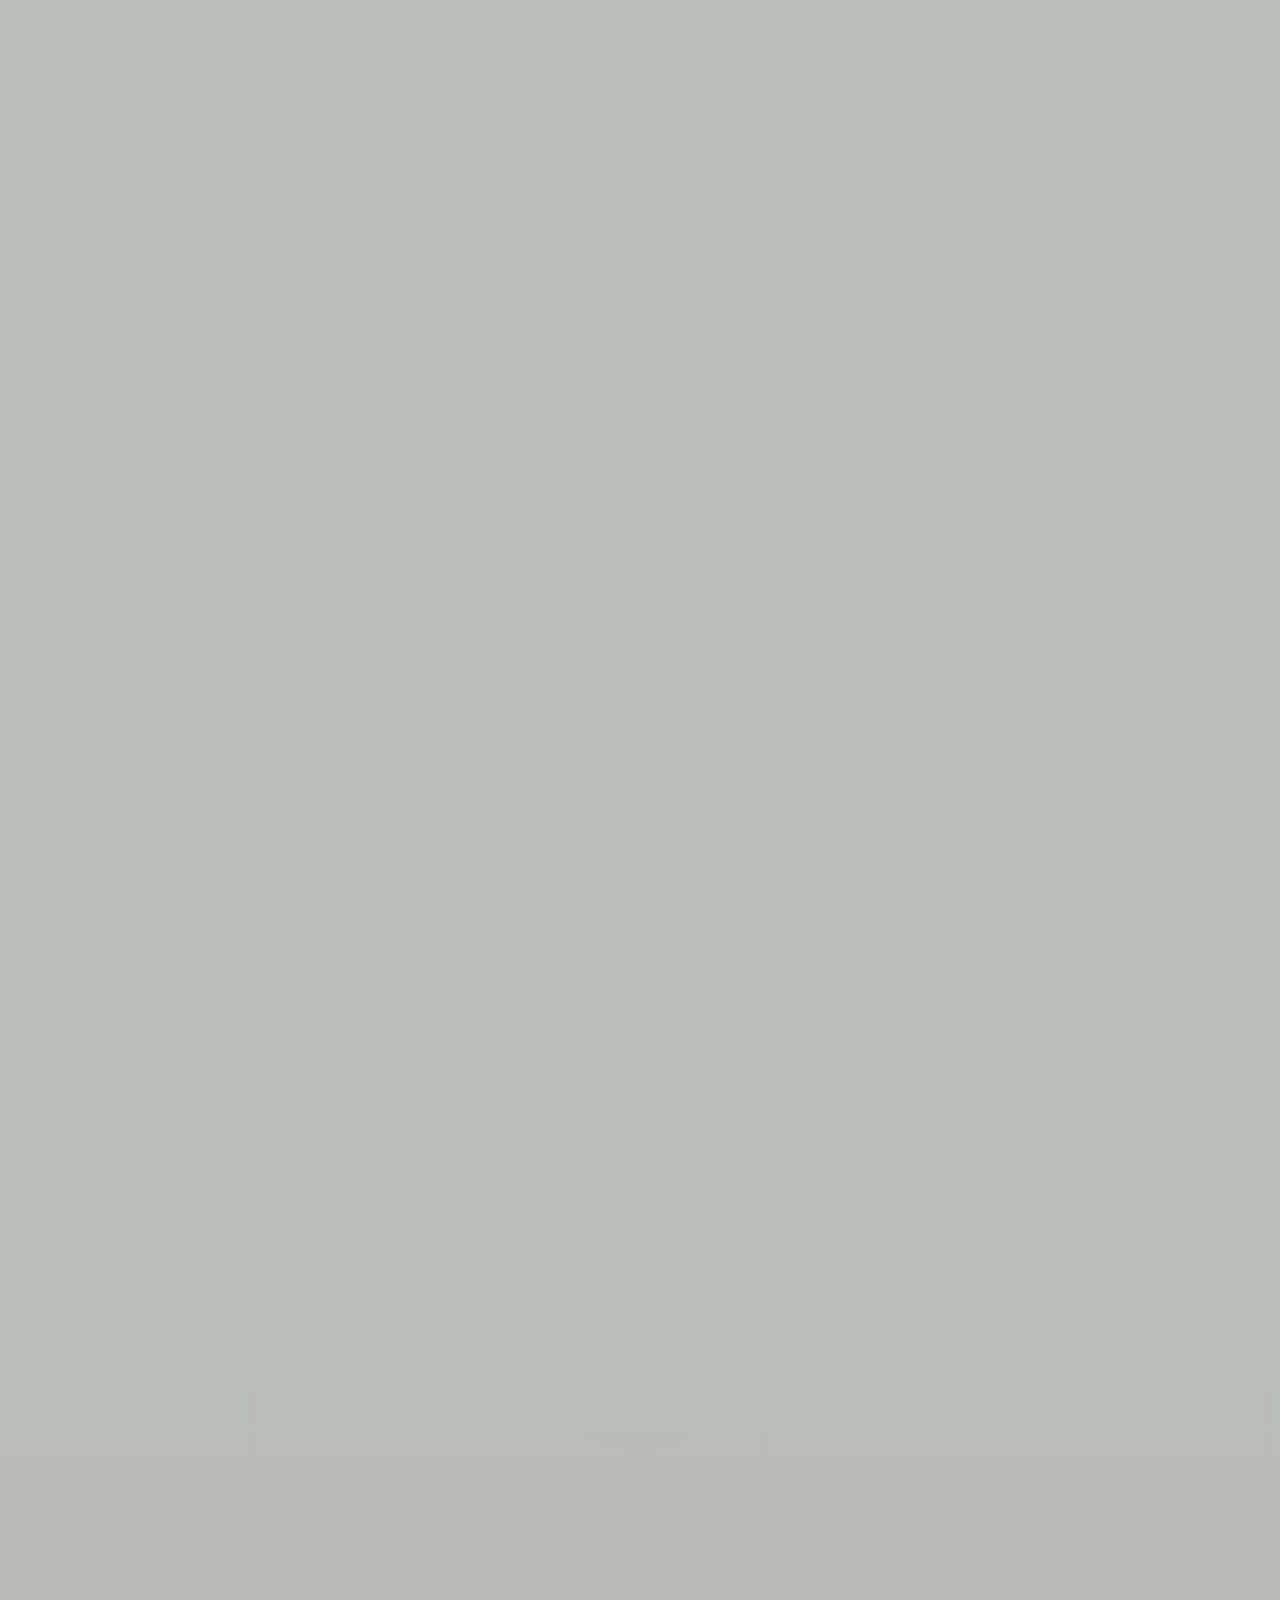
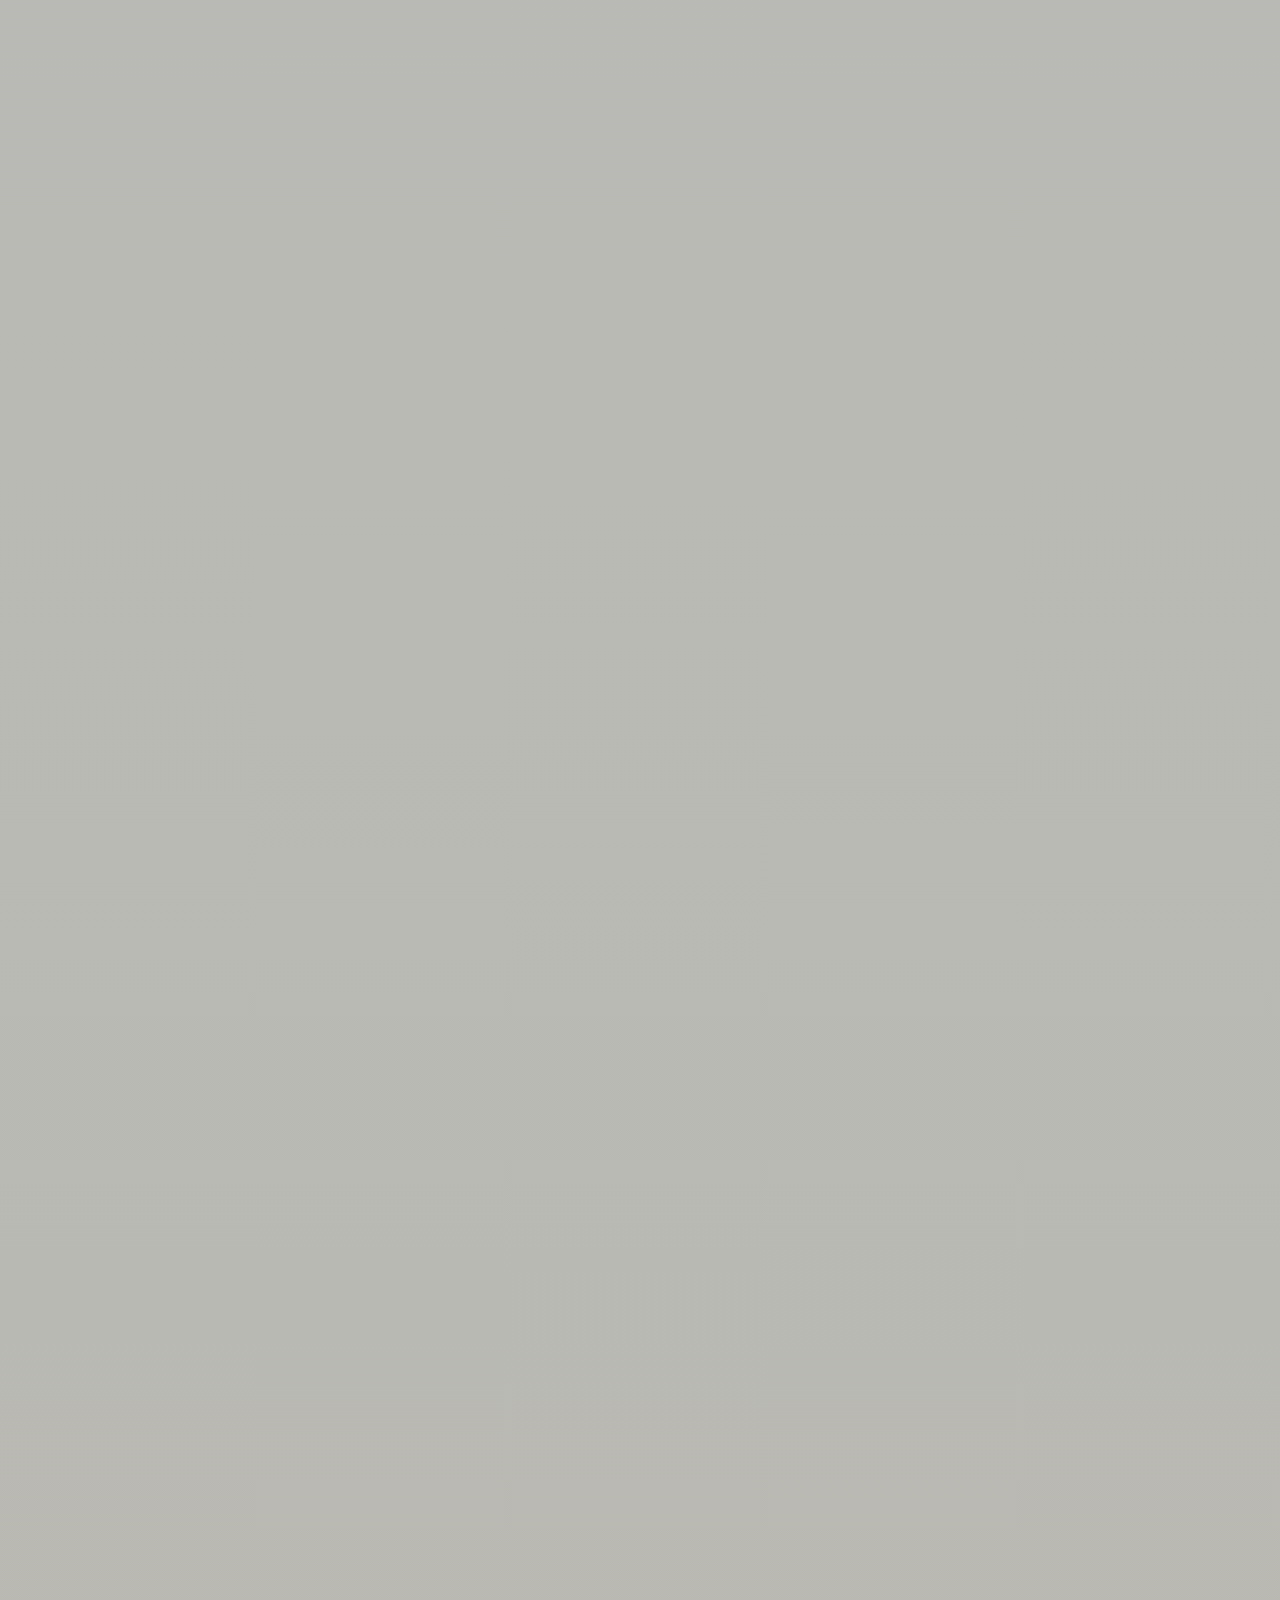
<file: b/index.html>
<!doctype html>
<html lang="ka">
<head>
<meta charset="utf-8">
<meta name="viewport" content="width=device-width, initial-scale=1, viewport-fit=cover">
<title>ვეფხისტყაოსანი</title>
<meta name="description" content="შოთა რუსთაველის „ვეფხისტყაოსნის“ ლეგენდა — რვა აქტი, რომელიც სქროლით იშლება.">
<meta name="theme-color" content="#e9e1d3">
<link rel="icon" href="data:image/svg+xml,%3Csvg xmlns='http://www.w3.org/2000/svg' viewBox='0 0 40 40'%3E%3Crect width='40' height='40' rx='6' fill='%23f1e6cf'/%3E%3Cpath d='M9 27c5-9 12-13 22-14-4 3-6 6-7 10-4-3-9-1-15 4z' fill='%23a3732b'/%3E%3Ccircle cx='27' cy='14' r='2' fill='%233b2a17'/%3E%3C/svg%3E">

<link rel="preload" href="../assets/fonts/noto-serif-georgian-georgian.woff2" as="font" type="font/woff2" crossorigin>
<link rel="preload" as="image" href="assets/img/00-prologue.webp" media="(min-width: 700px)">
<link rel="preload" as="image" href="assets/img/00-prologue-m.webp" media="(max-width: 699px)">
<link rel="stylesheet" href="../assets/css/fonts.css">
<link rel="stylesheet" href="assets/css/b.css">
</head>
<body>

<!-- ── the stack ──────────────────────────────────────────────
     Each act is a card on a sticky pin. Scrolled to, a card rises from
     below, pins to the screen and holds while its film runs; the next
     card then slides up over it while it settles back and dims. All
     pins share one parent, so every card stays stuck beneath the ones
     that follow — a deck, built by the reader's scroll.

     Films never play on their own: scroll writes their currentTime.
     An act's parts arrive in data-o order once its card has pinned,
     each with the entrance named in data-fx. Quotations from the poem
     are set in „ “ ; lines without them are narration. -->
<main class="stack" id="stack">
  <section class="pin" id="act-0" data-scene="0" style="z-index:1">
    <figure class="card card--prologue">
      <video class="film" muted playsinline preload="none" disableremoteplayback
             data-name="00-prologue" aria-hidden="true"></video>
      <div class="scrim" aria-hidden="true"></div>
      <div class="flare" aria-hidden="true"></div>
      <article class="act act--prologue">
        <p class="label" data-o="0" data-fx="rise">შოთა რუსთაველი</p>
        <h1 class="title" data-o="1" data-fx="letters">ვეფხისტყაოსანი</h1>
        <span class="rule" data-o="2" data-fx="draw" aria-hidden="true"></span>
        <p class="verse" data-o="3" data-fx="lines">„რომელმან შექმნა სამყარო<br>ძალითა მით ძლიერითა“</p>
        <p class="cue" data-o="4" data-fx="rise"><span aria-hidden="true"></span>ჩამოსქროლე — ამბავი იშლება</p>
      </article>
      <div class="dim" aria-hidden="true"></div>
    </figure>
  </section>
  <div class="gap" aria-hidden="true"></div>
  <section class="pin" id="act-1" data-scene="1" style="z-index:2">
    <figure class="card">
      <video class="film" muted playsinline preload="none" disableremoteplayback
             data-name="01-tinatin" aria-hidden="true"></video>
      <div class="scrim" aria-hidden="true"></div>
      <div class="flare" aria-hidden="true"></div>
      <article class="act">
        <span class="numeral" data-o="0" data-fx="num" aria-hidden="true">II</span>
        <p class="label" data-o="1" data-fx="rise">თინათინის მეფობა</p>
        <span class="rule" data-o="2" data-fx="draw" aria-hidden="true"></span>
        <p class="verse" data-o="3" data-fx="lines">„ლეკვი ლომისა სწორია,<br>ძუ იყოს, თუნდა ხვადია.“</p>
        <p class="gloss" data-o="5" data-fx="blur">არაბეთის მეფე როსტევანი ტახტს თავის ასულს უთმობს.</p>
      </article>
      <div class="dim" aria-hidden="true"></div>
    </figure>
  </section>
  <div class="gap" aria-hidden="true"></div>
  <section class="pin" id="act-2" data-scene="2" style="z-index:3">
    <figure class="card">
      <video class="film" muted playsinline preload="none" disableremoteplayback
             data-name="02-stranger" aria-hidden="true"></video>
      <div class="scrim" aria-hidden="true"></div>
      <div class="flare" aria-hidden="true"></div>
      <article class="act">
        <span class="numeral" data-o="0" data-fx="num" aria-hidden="true">III</span>
        <p class="label" data-o="1" data-fx="rise">უცხო მოყმე</p>
        <span class="rule" data-o="2" data-fx="draw" aria-hidden="true"></span>
        <p class="verse" data-o="3" data-fx="lines">მდინარის პირას იჯდა მოყმე,<br>ვეფხის ტყავით მოსილი.</p>
        <p class="gloss" data-o="5" data-fx="blur">მეფემ იგი ნადირობისას იხილა — და ვერავინ შეიპყრო.</p>
      </article>
      <div class="dim" aria-hidden="true"></div>
    </figure>
  </section>
  <div class="gap" aria-hidden="true"></div>
  <section class="pin" id="act-3" data-scene="3" style="z-index:4">
    <figure class="card">
      <video class="film" muted playsinline preload="none" disableremoteplayback
             data-name="03-quest" aria-hidden="true"></video>
      <div class="scrim" aria-hidden="true"></div>
      <div class="flare" aria-hidden="true"></div>
      <article class="act">
        <span class="numeral" data-o="0" data-fx="num" aria-hidden="true">IV</span>
        <p class="label" data-o="1" data-fx="rise">ავთანდილის ძებნა</p>
        <span class="rule" data-o="2" data-fx="draw" aria-hidden="true"></span>
        <p class="verse" data-o="3" data-fx="lines">„ჭირსა შიგან გამაგრება,<br>ასრე უნდა, ვით ქვითკირსა.“</p>
        <p class="gloss" data-o="5" data-fx="blur">თინათინმა ავთანდილი გაგზავნა — სამი წლით, უცნობის საძიებლად.</p>
      </article>
      <div class="dim" aria-hidden="true"></div>
    </figure>
  </section>
  <div class="gap" aria-hidden="true"></div>
  <section class="pin" id="act-4" data-scene="4" style="z-index:5">
    <figure class="card">
      <video class="film" muted playsinline preload="none" disableremoteplayback
             data-name="04-sky" aria-hidden="true"></video>
      <div class="scrim" aria-hidden="true"></div>
      <div class="flare" aria-hidden="true"></div>
      <article class="act act--breath">
        <p class="verse" data-o="0" data-fx="letters">სამი წელი.</p>
        <p class="verse" data-o="2" data-fx="letters">ერთი გზა.</p>
      </article>
      <div class="dim" aria-hidden="true"></div>
    </figure>
  </section>
  <div class="gap" aria-hidden="true"></div>
  <section class="pin" id="act-5" data-scene="5" style="z-index:6">
    <figure class="card">
      <video class="film" muted playsinline preload="none" disableremoteplayback
             data-name="05-nestan" aria-hidden="true"></video>
      <div class="scrim" aria-hidden="true"></div>
      <div class="flare" aria-hidden="true"></div>
      <article class="act">
        <span class="numeral" data-o="0" data-fx="num" aria-hidden="true">V</span>
        <p class="label" data-o="1" data-fx="rise">ნესტან-დარეჯანი</p>
        <span class="rule" data-o="2" data-fx="draw" aria-hidden="true"></span>
        <p class="verse" data-o="3" data-fx="lines">ქაჯეთის ციხეში დატყვევებული<br>წერილს უგზავნის ტარიელს.</p>
        <p class="gloss" data-o="5" data-fx="blur">ტარიელის სატრფო, ინდოეთის მეფის ასული.</p>
      </article>
      <div class="dim" aria-hidden="true"></div>
    </figure>
  </section>
  <div class="gap" aria-hidden="true"></div>
  <section class="pin" id="act-6" data-scene="6" style="z-index:7">
    <figure class="card">
      <video class="film" muted playsinline preload="none" disableremoteplayback
             data-name="06-brothers" aria-hidden="true"></video>
      <div class="scrim" aria-hidden="true"></div>
      <div class="flare" aria-hidden="true"></div>
      <article class="act">
        <span class="numeral" data-o="0" data-fx="num" aria-hidden="true">VI</span>
        <p class="label" data-o="1" data-fx="rise">ძმადნაფიცნი</p>
        <span class="rule" data-o="2" data-fx="draw" aria-hidden="true"></span>
        <p class="verse" data-o="3" data-fx="lines">ავთანდილი, ტარიელი, ფრიდონი —<br>სამი ხმალი, ერთი ფიცი.</p>
        <p class="gloss" data-o="5" data-fx="blur">მეგობრობა და ერთგულება — პოემის ხერხემალი.</p>
      </article>
      <div class="dim" aria-hidden="true"></div>
    </figure>
  </section>
  <div class="gap" aria-hidden="true"></div>
  <section class="pin" id="act-7" data-scene="7" style="z-index:8">
    <figure class="card">
      <video class="film" muted playsinline preload="none" disableremoteplayback
             data-name="07-kajeti" aria-hidden="true"></video>
      <div class="scrim" aria-hidden="true"></div>
      <div class="flare" aria-hidden="true"></div>
      <article class="act">
        <span class="numeral" data-o="0" data-fx="num" aria-hidden="true">VII</span>
        <p class="label" data-o="1" data-fx="rise">ქაჯეთის ციხე</p>
        <span class="rule" data-o="2" data-fx="draw" aria-hidden="true"></span>
        <p class="verse" data-o="3" data-fx="lines">„სჯობს სიცოცხლესა ნაძრახსა<br>სიკვდილი სახელოვანი.“</p>
        <p class="gloss" data-o="5" data-fx="blur">სამმა რაინდმა ქაჯეთი აიღო და ნესტანი იხსნა.</p>
      </article>
      <div class="dim" aria-hidden="true"></div>
    </figure>
  </section>
  <div class="gap" aria-hidden="true"></div>
  <section class="pin" id="act-8" data-scene="8" style="z-index:9">
    <figure class="card">
      <video class="film" muted playsinline preload="none" disableremoteplayback
             data-name="08-feast" aria-hidden="true"></video>
      <div class="scrim" aria-hidden="true"></div>
      <div class="flare" aria-hidden="true"></div>
      <article class="act">
        <span class="numeral" data-o="0" data-fx="num" aria-hidden="true">VIII</span>
        <p class="label" data-o="1" data-fx="rise">ეპილოგი</p>
        <span class="rule" data-o="2" data-fx="draw" aria-hidden="true"></span>
        <p class="verse" data-o="3" data-fx="lines">„ბოროტსა სძლია კეთილმან,<br>არსება მისი გრძელია.“</p>
        <p class="gloss" data-o="5" data-fx="blur">ორი ქორწილი — ტარიელისა და ნესტანის, ავთანდილისა და თინათინის.</p>
      </article>
      <div class="dim" aria-hidden="true"></div>
    </figure>
  </section>
  <div class="gap" aria-hidden="true"></div>
  <section class="pin" id="act-9" data-scene="9" style="z-index:10">
    <figure class="card">
      <video class="film" muted playsinline preload="none" disableremoteplayback
             data-name="09-colophon" aria-hidden="true"></video>
      <div class="scrim" aria-hidden="true"></div>
      <div class="flare" aria-hidden="true"></div>
      <article class="act">
        <p class="label" data-o="0" data-fx="rise">ბოლოთქმა</p>
        <span class="rule" data-o="1" data-fx="draw" aria-hidden="true"></span>
        <p class="verse" data-o="2" data-fx="lines">„ესე ამბავი სპარსული,<br>ქართულად ნათარგმანები“</p>
        <p class="gloss" data-o="4" data-fx="blur">შოთა რუსთაველი · XII საუკუნე</p>
      </article>
      <div class="dim" aria-hidden="true"></div>
    </figure>
  </section>
  <div class="gap" aria-hidden="true"></div>
  <section class="pin" id="act-10" data-scene="10" style="z-index:11">
    <figure class="card card--paper">
      <div class="parchment" aria-hidden="true"></div>
      <article class="act act--end on-paper">
        <p class="label" data-o="0" data-fx="rise">დასასრული</p>
        <p class="end-title" data-o="1" data-fx="letters">ვეფხისტყაოსანი</p>
        <span class="rule rule--center" data-o="2" data-fx="draw" aria-hidden="true"></span>
        <p class="gloss" data-o="3" data-fx="blur">რვა აქტი · შოთა რუსთაველის ლეგენდა</p>
        <p class="end-links" data-o="4" data-fx="rise">
        <button type="button" class="pill" data-jump="0">თავიდან</button>
        <a class="pill pill--ghost" href="../">A ვერსია</a>
        </p>
      </article>
      <div class="dim" aria-hidden="true"></div>
    </figure>
  </section>
  <div class="gap" aria-hidden="true"></div>
</main>

<!-- chrome and gold motes float over whichever card is on top -->
<canvas class="motes" id="motes" aria-hidden="true"></canvas>
<div class="hud" id="hud">
  <div class="hud__frame" id="hudFrame">
    <header class="chrome">
      <a class="brand" href="#act-0" data-jump="0" aria-label="ვეფხისტყაოსანი — დასაწყისი">ვეფხისტყაოსანი</a>
      <nav class="acts" aria-label="აქტები">
        <button type="button" data-jump="0" aria-label="I — პროლოგი">I</button>
        <button type="button" data-jump="1" aria-label="II — თინათინის მეფობა">II</button>
        <button type="button" data-jump="2" aria-label="III — უცხო მოყმე">III</button>
        <button type="button" data-jump="3" aria-label="IV — ავთანდილის ძებნა">IV</button>
        <button type="button" data-jump="5" aria-label="V — ნესტან-დარეჯანი">V</button>
        <button type="button" data-jump="6" aria-label="VI — ძმადნაფიცნი">VI</button>
        <button type="button" data-jump="7" aria-label="VII — ქაჯეთის ციხე">VII</button>
        <button type="button" data-jump="8" aria-label="VIII — ეპილოგი">VIII</button>
      </nav>
    </header>
    <footer class="meter" aria-hidden="true">
      <span class="meter__bar"><i id="meterFill"></i></span>
      <span class="meter__count"><b id="actNow">I</b><span>/</span>VIII</span>
    </footer>
  </div>
</div>

<noscript>
  <p class="noscript">ეს გვერდი სქროლით მართულ ანიმაციას იყენებს და JavaScript სჭირდება.</p>
</noscript>

<script src="assets/js/b.js"></script>
</body>
</html>
</file>
<file: assets/css/fonts.css>
/* Self-hosted webfonts — no third-party request at runtime.
   Cormorant Garamond + Jost + Noto Serif Georgian (SIL OFL 1.1). */

@font-face {
  font-family: 'Cormorant Garamond';
  font-style: italic;
  font-weight: 300;
  font-display: swap;
  src: url(../fonts/cormorant-garamond-italic-latin-ext.woff2) format('woff2');
  unicode-range: U+0100-02BA, U+02BD-02C5, U+02C7-02CC, U+02CE-02D7, U+02DD-02FF, U+0304, U+0308, U+0329, U+1D00-1DBF, U+1E00-1E9F, U+1EF2-1EFF, U+2020, U+20A0-20AB, U+20AD-20C0, U+2113, U+2C60-2C7F, U+A720-A7FF;
}
@font-face {
  font-family: 'Cormorant Garamond';
  font-style: italic;
  font-weight: 300;
  font-display: swap;
  src: url(../fonts/cormorant-garamond-italic-latin.woff2) format('woff2');
  unicode-range: U+0000-00FF, U+0131, U+0152-0153, U+02BB-02BC, U+02C6, U+02DA, U+02DC, U+0304, U+0308, U+0329, U+2000-206F, U+20AC, U+2122, U+2191, U+2193, U+2212, U+2215, U+FEFF, U+FFFD;
}
@font-face {
  font-family: 'Cormorant Garamond';
  font-style: italic;
  font-weight: 400;
  font-display: swap;
  src: url(../fonts/cormorant-garamond-italic-latin-ext.woff2) format('woff2');
  unicode-range: U+0100-02BA, U+02BD-02C5, U+02C7-02CC, U+02CE-02D7, U+02DD-02FF, U+0304, U+0308, U+0329, U+1D00-1DBF, U+1E00-1E9F, U+1EF2-1EFF, U+2020, U+20A0-20AB, U+20AD-20C0, U+2113, U+2C60-2C7F, U+A720-A7FF;
}
@font-face {
  font-family: 'Cormorant Garamond';
  font-style: italic;
  font-weight: 400;
  font-display: swap;
  src: url(../fonts/cormorant-garamond-italic-latin.woff2) format('woff2');
  unicode-range: U+0000-00FF, U+0131, U+0152-0153, U+02BB-02BC, U+02C6, U+02DA, U+02DC, U+0304, U+0308, U+0329, U+2000-206F, U+20AC, U+2122, U+2191, U+2193, U+2212, U+2215, U+FEFF, U+FFFD;
}
@font-face {
  font-family: 'Cormorant Garamond';
  font-style: normal;
  font-weight: 300;
  font-display: swap;
  src: url(../fonts/cormorant-garamond-latin-ext.woff2) format('woff2');
  unicode-range: U+0100-02BA, U+02BD-02C5, U+02C7-02CC, U+02CE-02D7, U+02DD-02FF, U+0304, U+0308, U+0329, U+1D00-1DBF, U+1E00-1E9F, U+1EF2-1EFF, U+2020, U+20A0-20AB, U+20AD-20C0, U+2113, U+2C60-2C7F, U+A720-A7FF;
}
@font-face {
  font-family: 'Cormorant Garamond';
  font-style: normal;
  font-weight: 300;
  font-display: swap;
  src: url(../fonts/cormorant-garamond-latin.woff2) format('woff2');
  unicode-range: U+0000-00FF, U+0131, U+0152-0153, U+02BB-02BC, U+02C6, U+02DA, U+02DC, U+0304, U+0308, U+0329, U+2000-206F, U+20AC, U+2122, U+2191, U+2193, U+2212, U+2215, U+FEFF, U+FFFD;
}
@font-face {
  font-family: 'Cormorant Garamond';
  font-style: normal;
  font-weight: 400;
  font-display: swap;
  src: url(../fonts/cormorant-garamond-latin-ext.woff2) format('woff2');
  unicode-range: U+0100-02BA, U+02BD-02C5, U+02C7-02CC, U+02CE-02D7, U+02DD-02FF, U+0304, U+0308, U+0329, U+1D00-1DBF, U+1E00-1E9F, U+1EF2-1EFF, U+2020, U+20A0-20AB, U+20AD-20C0, U+2113, U+2C60-2C7F, U+A720-A7FF;
}
@font-face {
  font-family: 'Cormorant Garamond';
  font-style: normal;
  font-weight: 400;
  font-display: swap;
  src: url(../fonts/cormorant-garamond-latin.woff2) format('woff2');
  unicode-range: U+0000-00FF, U+0131, U+0152-0153, U+02BB-02BC, U+02C6, U+02DA, U+02DC, U+0304, U+0308, U+0329, U+2000-206F, U+20AC, U+2122, U+2191, U+2193, U+2212, U+2215, U+FEFF, U+FFFD;
}
@font-face {
  font-family: 'Cormorant Garamond';
  font-style: normal;
  font-weight: 500;
  font-display: swap;
  src: url(../fonts/cormorant-garamond-latin-ext.woff2) format('woff2');
  unicode-range: U+0100-02BA, U+02BD-02C5, U+02C7-02CC, U+02CE-02D7, U+02DD-02FF, U+0304, U+0308, U+0329, U+1D00-1DBF, U+1E00-1E9F, U+1EF2-1EFF, U+2020, U+20A0-20AB, U+20AD-20C0, U+2113, U+2C60-2C7F, U+A720-A7FF;
}
@font-face {
  font-family: 'Cormorant Garamond';
  font-style: normal;
  font-weight: 500;
  font-display: swap;
  src: url(../fonts/cormorant-garamond-latin.woff2) format('woff2');
  unicode-range: U+0000-00FF, U+0131, U+0152-0153, U+02BB-02BC, U+02C6, U+02DA, U+02DC, U+0304, U+0308, U+0329, U+2000-206F, U+20AC, U+2122, U+2191, U+2193, U+2212, U+2215, U+FEFF, U+FFFD;
}
@font-face {
  font-family: 'Cormorant Garamond';
  font-style: normal;
  font-weight: 600;
  font-display: swap;
  src: url(../fonts/cormorant-garamond-latin-ext.woff2) format('woff2');
  unicode-range: U+0100-02BA, U+02BD-02C5, U+02C7-02CC, U+02CE-02D7, U+02DD-02FF, U+0304, U+0308, U+0329, U+1D00-1DBF, U+1E00-1E9F, U+1EF2-1EFF, U+2020, U+20A0-20AB, U+20AD-20C0, U+2113, U+2C60-2C7F, U+A720-A7FF;
}
@font-face {
  font-family: 'Cormorant Garamond';
  font-style: normal;
  font-weight: 600;
  font-display: swap;
  src: url(../fonts/cormorant-garamond-latin.woff2) format('woff2');
  unicode-range: U+0000-00FF, U+0131, U+0152-0153, U+02BB-02BC, U+02C6, U+02DA, U+02DC, U+0304, U+0308, U+0329, U+2000-206F, U+20AC, U+2122, U+2191, U+2193, U+2212, U+2215, U+FEFF, U+FFFD;
}
@font-face {
  font-family: 'Jost';
  font-style: normal;
  font-weight: 200;
  font-display: swap;
  src: url(../fonts/jost-latin-ext.woff2) format('woff2');
  unicode-range: U+0100-02BA, U+02BD-02C5, U+02C7-02CC, U+02CE-02D7, U+02DD-02FF, U+0304, U+0308, U+0329, U+1D00-1DBF, U+1E00-1E9F, U+1EF2-1EFF, U+2020, U+20A0-20AB, U+20AD-20C0, U+2113, U+2C60-2C7F, U+A720-A7FF;
}
@font-face {
  font-family: 'Jost';
  font-style: normal;
  font-weight: 200;
  font-display: swap;
  src: url(../fonts/jost-latin.woff2) format('woff2');
  unicode-range: U+0000-00FF, U+0131, U+0152-0153, U+02BB-02BC, U+02C6, U+02DA, U+02DC, U+0304, U+0308, U+0329, U+2000-206F, U+20AC, U+2122, U+2191, U+2193, U+2212, U+2215, U+FEFF, U+FFFD;
}
@font-face {
  font-family: 'Jost';
  font-style: normal;
  font-weight: 300;
  font-display: swap;
  src: url(../fonts/jost-latin-ext.woff2) format('woff2');
  unicode-range: U+0100-02BA, U+02BD-02C5, U+02C7-02CC, U+02CE-02D7, U+02DD-02FF, U+0304, U+0308, U+0329, U+1D00-1DBF, U+1E00-1E9F, U+1EF2-1EFF, U+2020, U+20A0-20AB, U+20AD-20C0, U+2113, U+2C60-2C7F, U+A720-A7FF;
}
@font-face {
  font-family: 'Jost';
  font-style: normal;
  font-weight: 300;
  font-display: swap;
  src: url(../fonts/jost-latin.woff2) format('woff2');
  unicode-range: U+0000-00FF, U+0131, U+0152-0153, U+02BB-02BC, U+02C6, U+02DA, U+02DC, U+0304, U+0308, U+0329, U+2000-206F, U+20AC, U+2122, U+2191, U+2193, U+2212, U+2215, U+FEFF, U+FFFD;
}
@font-face {
  font-family: 'Jost';
  font-style: normal;
  font-weight: 400;
  font-display: swap;
  src: url(../fonts/jost-latin-ext.woff2) format('woff2');
  unicode-range: U+0100-02BA, U+02BD-02C5, U+02C7-02CC, U+02CE-02D7, U+02DD-02FF, U+0304, U+0308, U+0329, U+1D00-1DBF, U+1E00-1E9F, U+1EF2-1EFF, U+2020, U+20A0-20AB, U+20AD-20C0, U+2113, U+2C60-2C7F, U+A720-A7FF;
}
@font-face {
  font-family: 'Jost';
  font-style: normal;
  font-weight: 400;
  font-display: swap;
  src: url(../fonts/jost-latin.woff2) format('woff2');
  unicode-range: U+0000-00FF, U+0131, U+0152-0153, U+02BB-02BC, U+02C6, U+02DA, U+02DC, U+0304, U+0308, U+0329, U+2000-206F, U+20AC, U+2122, U+2191, U+2193, U+2212, U+2215, U+FEFF, U+FFFD;
}
@font-face {
  font-family: 'Jost';
  font-style: normal;
  font-weight: 500;
  font-display: swap;
  src: url(../fonts/jost-latin-ext.woff2) format('woff2');
  unicode-range: U+0100-02BA, U+02BD-02C5, U+02C7-02CC, U+02CE-02D7, U+02DD-02FF, U+0304, U+0308, U+0329, U+1D00-1DBF, U+1E00-1E9F, U+1EF2-1EFF, U+2020, U+20A0-20AB, U+20AD-20C0, U+2113, U+2C60-2C7F, U+A720-A7FF;
}
@font-face {
  font-family: 'Jost';
  font-style: normal;
  font-weight: 500;
  font-display: swap;
  src: url(../fonts/jost-latin.woff2) format('woff2');
  unicode-range: U+0000-00FF, U+0131, U+0152-0153, U+02BB-02BC, U+02C6, U+02DA, U+02DC, U+0304, U+0308, U+0329, U+2000-206F, U+20AC, U+2122, U+2191, U+2193, U+2212, U+2215, U+FEFF, U+FFFD;
}
@font-face {
  font-family: 'Noto Serif Georgian';
  font-style: normal;
  font-weight: 300;
  font-stretch: 100%;
  font-display: swap;
  src: url(../fonts/noto-serif-georgian-georgian.woff2) format('woff2');
  unicode-range: U+0589, U+10A0-10FF, U+1C90-1CBA, U+1CBD-1CBF, U+205A, U+2D00-2D2F, U+2E31;
}
@font-face {
  font-family: 'Noto Serif Georgian';
  font-style: normal;
  font-weight: 300;
  font-stretch: 100%;
  font-display: swap;
  src: url(../fonts/noto-serif-georgian-latin.woff2) format('woff2');
  unicode-range: U+0000-00FF, U+0131, U+0152-0153, U+02BB-02BC, U+02C6, U+02DA, U+02DC, U+0304, U+0308, U+0329, U+2000-206F, U+20AC, U+2122, U+2191, U+2193, U+2212, U+2215, U+FEFF, U+FFFD;
}
@font-face {
  font-family: 'Noto Serif Georgian';
  font-style: normal;
  font-weight: 400;
  font-stretch: 100%;
  font-display: swap;
  src: url(../fonts/noto-serif-georgian-georgian.woff2) format('woff2');
  unicode-range: U+0589, U+10A0-10FF, U+1C90-1CBA, U+1CBD-1CBF, U+205A, U+2D00-2D2F, U+2E31;
}
@font-face {
  font-family: 'Noto Serif Georgian';
  font-style: normal;
  font-weight: 400;
  font-stretch: 100%;
  font-display: swap;
  src: url(../fonts/noto-serif-georgian-latin.woff2) format('woff2');
  unicode-range: U+0000-00FF, U+0131, U+0152-0153, U+02BB-02BC, U+02C6, U+02DA, U+02DC, U+0304, U+0308, U+0329, U+2000-206F, U+20AC, U+2122, U+2191, U+2193, U+2212, U+2215, U+FEFF, U+FFFD;
}
</file>
<file: assets/css/main.css>
/* ═══════════════════════════════════════════════════════════
   IBSU — Study at IBSU / international admission landing
   Aesthetic: Byzantine codex. Lapis ground, gold tesserae,
   ivory vellum glass. Motion is scroll-owned, never automatic.
   ═══════════════════════════════════════════════════════════ */

/* ── tokens ─────────────────────────────────────────────── */
:root{
  --ink:        #04090f;
  --lapis-900:  #071224;
  --lapis-800:  #0a1a30;
  --lapis-700:  #0e2440;
  --lapis-500:  #1b4a7a;
  --sky:        #5ba3d0;

  --gold-900:   #7d5f1d;
  --gold-600:   #b08a34;
  --gold:       #c9a24d;
  --gold-300:   #ecd08a;
  --gold-100:   #f7e8c2;

  --ivory:      #f3ebdc;
  --parch:      #ddd0b6;
  --verdigris:  #7aa79a;

  --txt:        #ece4d6;
  --txt-dim:    rgba(236,228,214,.72);
  --txt-faint:  rgba(236,228,214,.42);

  --display: "Cormorant Garamond", "Iowan Old Style", Georgia, serif;
  --sans:    "Jost", "Avenir Next", "Segoe UI", sans-serif;
  --ka:      "Noto Serif Georgian", var(--display);

  --shell: 1180px;
  --gut: clamp(1.25rem, 4vw, 4rem);

  --ease: cubic-bezier(.22,.61,.36,1);
  --ease-out: cubic-bezier(.16,1,.3,1);

  --glass-bg: linear-gradient(152deg,
              rgba(246,240,228,.155) 0%,
              rgba(246,240,228,.058) 46%,
              rgba(10,26,48,.26) 100%);
  --glass-brd: rgba(236,208,138,.24);
  --glass-shadow: 0 28px 70px -30px rgba(0,0,0,.9),
                  0 2px 10px -4px rgba(0,0,0,.5);
}

/* A fixed 1180px column reads as a thin ribbon on a large display, so the
   content column grows once the screen genuinely has room for it. */
@media (min-width:1700px){ :root{ --shell:1300px; } }
@media (min-width:2200px){ :root{ --shell:1420px; } }

/* ── reset ──────────────────────────────────────────────── */
*,*::before,*::after{ box-sizing:border-box; }
html{ -webkit-text-size-adjust:100%; scroll-behavior:smooth; }
body{
  margin:0;
  background:
    radial-gradient(120% 80% at 50% -10%, #10294a 0%, transparent 60%),
    linear-gradient(180deg, var(--lapis-900) 0%, var(--ink) 100%);
  background-attachment: fixed;
  color:var(--txt);
  font-family:var(--sans);
  font-weight:300;
  font-size:clamp(15px,.2vw + 14.2px,16.5px);
  line-height:1.7;
  overflow-x:hidden;
  -webkit-font-smoothing:antialiased;
}
img,video,svg{ display:block; max-width:100%; }
a{ color:inherit; }
h1,h2,h3{ margin:0; font-family:var(--display); font-weight:400; line-height:1.04; letter-spacing:-.012em; }
p{ margin:0; }
ul,ol{ margin:0; padding:0; list-style:none; }
::selection{ background:var(--gold); color:var(--ink); }
:focus-visible{ outline:2px solid var(--gold-300); outline-offset:3px; border-radius:2px; }

/* ── atmosphere layers ──────────────────────────────────── */
.tessera,.grain,.vignette{
  position:fixed; inset:0; pointer-events:none; z-index:3;
}
/* mosaic tesserae — a faint stone grid over everything */
.tessera{
  background-image:
    linear-gradient(rgba(236,208,138,.045) 1px, transparent 1px),
    linear-gradient(90deg, rgba(236,208,138,.045) 1px, transparent 1px);
  background-size:34px 34px;
  mask-image: radial-gradient(130% 95% at 50% 42%, #000 15%, transparent 78%);
  opacity:.5;
  z-index:2;
}
.grain{
  z-index:9;
  opacity:.16; mix-blend-mode:overlay;
  background-image:url("data:image/svg+xml,%3Csvg xmlns='http://www.w3.org/2000/svg' width='180' height='180'%3E%3Cfilter id='n'%3E%3CfeTurbulence type='fractalNoise' baseFrequency='.85' numOctaves='3'/%3E%3C/filter%3E%3Crect width='100%25' height='100%25' filter='url(%23n)'/%3E%3C/svg%3E");
}
.vignette{
  z-index:2;
  background:
    radial-gradient(115% 78% at 50% 44%, transparent 42%, rgba(4,9,15,.62) 100%),
    linear-gradient(180deg, rgba(4,9,15,.55) 0%, transparent 22%, transparent 74%, rgba(4,9,15,.72) 100%);
}

/* ── the scroll-driven stage ────────────────────────────── */
.stage{ position:fixed; inset:0; z-index:0; overflow:hidden; }
.scene{
  position:absolute; inset:0;
  opacity:0; transition:opacity .75s var(--ease);
  will-change:opacity;
}
.scene.is-active{ opacity:1; }
.scene video{
  width:100%; height:100%; object-fit:cover;
  transform:scale(1.06);
  filter:saturate(.95) contrast(1.02) brightness(.88);
}
/* scrim keeps every glass panel legible over the mosaic */
.stage__scrim{
  position:absolute; inset:0;
  background:
    linear-gradient(180deg, rgba(4,9,15,.70) 0%, rgba(6,14,26,.30) 28%, rgba(6,14,26,.32) 68%, rgba(4,9,15,.76) 100%),
    linear-gradient(100deg, rgba(7,18,36,.60) 0%, rgba(7,18,36,.06) 56%, rgba(7,18,36,.46) 100%);
}

/* ── layout ─────────────────────────────────────────────── */
.shell{
  position:relative; z-index:4;
  width:min(100% - (var(--gut) * 2), var(--shell));
  margin-inline:auto;
}
.chapter{
  position:relative; z-index:4;
  scroll-margin-top:88px;
  padding-block:clamp(6rem,13vh,10.5rem);
  min-height:100svh;
  display:flex; flex-direction:column; justify-content:center;
  /* Scroll runway. Composition is untouched — the margin simply buys
     scroll distance after each section so the mosaic advances slowly.
     Segment durations are cut to match these bands, which is what keeps
     the pace even from the first screen to the last. */
  margin-bottom:var(--runway, 100svh);
}
/* the footer already supplies trailing scroll for the closing scene */
#apply{ --runway:34svh; }
.chapter--hero{ padding-block:clamp(6rem,13vh,8.5rem) clamp(4.5rem,9vh,6rem); }

/* text that sits straight on the video, with no glass beneath it,
   carries its own shadow so the mosaic can never eat it */
.chapter > .shell > .head,
.chapter > .shell > .head *,
.hero__title, .hero__lede, .hero__meta, .scroll-cue, .note{
  text-shadow:0 1px 16px rgba(4,9,15,.72), 0 1px 3px rgba(4,9,15,.5);
}
.glass, .glass *{ text-shadow:none; }

/* ── typography atoms ───────────────────────────────────── */
.eyebrow{
  display:flex; align-items:center; gap:.85rem;
  font-size:.66rem; font-weight:400; letter-spacing:.26em; text-transform:uppercase;
  color:var(--gold-300);
}
.eyebrow__rule{
  width:clamp(28px,5vw,58px); height:1px; flex:none;
  background:linear-gradient(90deg, var(--gold), transparent);
}
.head{ max-width:56ch; margin-bottom:clamp(2.75rem,6vw,4.25rem); }
.head h2, .cta h2{
  margin-top:1.1rem;
  font-size:clamp(2rem,4.4vw,3.3rem);
  font-weight:300;
}
.head h2 em, .cta h2 em, .hero__title em{
  font-style:italic; font-weight:400;
  background:linear-gradient(102deg, var(--gold-100), var(--gold) 42%, var(--gold-600) 78%, var(--gold-300));
  -webkit-background-clip:text; background-clip:text; color:transparent;
}
.head__sub{ margin-top:1.25rem; color:var(--txt-dim); max-width:50ch; font-size:.98em; }
.head__sub b, .hero__lede b{ color:var(--ivory); font-weight:400; }

/* the chapter numeral, parallaxed */
.numeral{
  position:absolute; top:clamp(1rem,5vh,4rem); right:0;
  font-family:var(--display); font-size:clamp(7rem,20vw,16rem);
  line-height:.72; font-weight:300; letter-spacing:-.04em;
  color:transparent; -webkit-text-stroke:1px rgba(236,208,138,.14);
  pointer-events:none; user-select:none; z-index:-1;
}

/* ── buttons ────────────────────────────────────────────── */
.btn{
  --pad:.95rem 1.9rem;
  position:relative; display:inline-flex; align-items:center; justify-content:center;
  padding:var(--pad); border-radius:2px;
  font-family:var(--sans); font-size:.72rem; font-weight:400; line-height:1;
  letter-spacing:.15em; text-transform:uppercase; text-decoration:none;
  overflow:hidden; isolation:isolate;
  transition:transform .5s var(--ease-out), box-shadow .5s var(--ease-out), color .35s;
}
.btn--sm{ --pad:.66rem 1.3rem; font-size:.65rem; }
.btn span{ position:relative; z-index:2; }
.btn::before{
  content:""; position:absolute; inset:0; z-index:1; transition:transform .55s var(--ease-out);
}
.btn--gold{ color:#20160a; box-shadow:0 14px 34px -16px rgba(201,162,77,.85); }
.btn--gold::before{
  background:linear-gradient(104deg, var(--gold-300), var(--gold) 46%, var(--gold-600) 100%);
}
.btn--gold::after{
  content:""; position:absolute; inset:0; z-index:2;
  background:linear-gradient(104deg, transparent 30%, rgba(255,255,255,.55) 48%, transparent 66%);
  transform:translateX(-120%); transition:transform .8s var(--ease-out);
}
.btn--gold:hover::after{ transform:translateX(120%); }
.btn--glass{
  color:var(--ivory);
  border:1px solid rgba(236,208,138,.28);
  background:rgba(243,235,220,.05);
  backdrop-filter:blur(14px);
  -webkit-backdrop-filter:blur(14px);
}
.btn--glass:hover{ border-color:var(--gold-300); background:rgba(243,235,220,.1); }
.btn:hover{ transform:translateY(-2px); }
.btn:active{ transform:translateY(0); }

/* ── navigation ─────────────────────────────────────────── */
.nav{
  position:fixed; top:0; left:0; right:0; z-index:20;
  display:flex; align-items:center; gap:2rem;
  padding-block:1.35rem;
  padding-inline:max(var(--gut), calc((100% - var(--shell)) / 2));
  transition:padding .5s var(--ease), background .5s var(--ease), backdrop-filter .5s;
  border-bottom:1px solid transparent;
}
.nav.is-stuck{
  padding-block:.8rem;
  background:linear-gradient(180deg, rgba(5,11,22,.86), rgba(5,11,22,.60));
  backdrop-filter:blur(20px) saturate(140%);
  -webkit-backdrop-filter:blur(20px) saturate(140%);
  border-bottom-color:rgba(236,208,138,.14);
}
.brand{ display:flex; align-items:center; gap:.8rem; text-decoration:none; margin-right:auto; }
.brand__mark{ width:34px; color:var(--gold); flex:none; }
.brand__mark svg{ width:100%; }
.brand__text{ display:flex; flex-direction:column; line-height:1.15; }
.brand__text b{
  font-family:var(--display); font-size:1.25rem; font-weight:500;
  letter-spacing:.13em; color:var(--ivory);
}
.brand__text i{
  font-style:normal; font-size:.575rem; letter-spacing:.2em;
  text-transform:uppercase; color:var(--txt-faint);
}
.nav__links{ display:flex; gap:2.1rem; }
.nav__links a{
  position:relative; font-size:.72rem; letter-spacing:.12em;
  text-transform:uppercase; text-decoration:none; color:var(--txt-dim);
  padding-block:.35rem; transition:color .35s;
}
.nav__links a::after{
  content:""; position:absolute; left:0; bottom:0; height:1px; width:100%;
  background:var(--gold); transform:scaleX(0); transform-origin:right;
  transition:transform .45s var(--ease-out);
}
.nav__links a:hover{ color:var(--ivory); }
.nav__links a:hover::after{ transform:scaleX(1); transform-origin:left; }
.nav__toggle{ display:none; }
.nav__cta{ display:none; }   /* mobile menu only — the bar has its own */

/* ── progress rail (the golden road) ────────────────────── */
.rail{
  position:fixed; right:clamp(.9rem,2.2vw,1.9rem); top:50%;
  transform:translateY(-50%); z-index:15;
  display:flex; align-items:center; gap:.85rem;
}
.rail__line{
  position:relative; width:1px; height:min(38vh,290px);
  background:rgba(236,208,138,.16);
}
.rail__line i{
  position:absolute; inset:0 0 auto; height:0;
  background:linear-gradient(180deg, var(--gold-300), var(--gold-600));
  box-shadow:0 0 12px rgba(201,162,77,.6);
  transition:height .18s linear;
}
.rail__dots{
  position:absolute; right:0; top:50%; transform:translateY(-50%);
  display:flex; flex-direction:column; justify-content:space-between;
  height:min(38vh,290px);
}
.rail__dots li{
  display:flex; align-items:center; justify-content:flex-end;
  transform:translateX(-1.35rem);
}
.rail__dots em{
  font-family:var(--display); font-style:normal; font-size:.72rem;
  letter-spacing:.08em; color:var(--txt-faint);
  transition:color .4s, transform .4s var(--ease-out);
}
.rail__dots li.on em{ color:var(--gold-300); transform:scale(1.35); }

/* ── glass system ───────────────────────────────────────── */
.glass{
  position:relative;
  background:var(--glass-bg);
  backdrop-filter:blur(20px) saturate(155%);
  -webkit-backdrop-filter:blur(20px) saturate(155%);
  border:1px solid var(--glass-brd);
  border-radius:3px;
  box-shadow:var(--glass-shadow), inset 0 1px 0 rgba(255,255,255,.16);
  overflow:hidden;
}
/* the tessera sheen inside every panel */
.glass::before{
  content:""; position:absolute; inset:0; pointer-events:none;
  background:linear-gradient(148deg, rgba(255,255,255,.20) 0%, transparent 36%);
  opacity:.9;
}
/* cursor-tracked gold bloom */
.tilt::after{
  content:""; position:absolute; inset:0; pointer-events:none;
  background:radial-gradient(340px circle at var(--mx,50%) var(--my,50%),
             rgba(236,208,138,.16), transparent 66%);
  opacity:0; transition:opacity .45s var(--ease);
}
.tilt:hover::after{ opacity:1; }
.tilt{ transition:transform .55s var(--ease-out), border-color .55s, box-shadow .55s; }
.tilt:hover{
  transform:translateY(-6px);
  border-color:rgba(236,208,138,.36);
  box-shadow:0 40px 90px -34px rgba(0,0,0,.95), inset 0 1px 0 rgba(255,255,255,.24);
}

/* ── grids ──────────────────────────────────────────────── */
.grid{ display:grid; gap:clamp(1.1rem,1.9vw,1.75rem); }
.grid--4{ grid-template-columns:repeat(4,1fr); }
.grid--2{ grid-template-columns:repeat(2,1fr); align-items:start; }

/* ── generic card ───────────────────────────────────────── */
.card{ padding:clamp(1.75rem,2.6vw,2.4rem); }
.card__num{
  display:block; font-family:var(--display); font-size:.85rem;
  letter-spacing:.22em; color:var(--gold); margin-bottom:1.5rem;
}
.card__tag{
  display:inline-block; margin-bottom:1rem; padding:.28rem .7rem;
  border:1px solid rgba(236,208,138,.28); border-radius:99px;
  font-size:.62rem; letter-spacing:.2em; text-transform:uppercase; color:var(--gold-300);
}
.card h3{ font-size:clamp(1.08rem,1.45vw,1.22rem); margin-bottom:.6rem; color:var(--ivory); }
.card p{ color:var(--txt-dim); font-size:.9em; }
.card p b{ color:var(--ivory); font-weight:400; }
.card--accent{ border-color:rgba(236,208,138,.34); }
.card--accent::after{
  content:""; position:absolute; left:0; top:0; bottom:0; width:2px;
  background:linear-gradient(180deg, var(--gold-300), transparent);
}

/* ── hero ───────────────────────────────────────────────── */
.hero__title{
  margin:clamp(1.5rem,3vw,2.2rem) 0 0;
  font-size:clamp(2.55rem,7vw,6.1rem);
  font-weight:300; line-height:.92; letter-spacing:-.028em;
  color:var(--ivory);
}
.hero__title .line{ display:block; overflow:hidden; padding-bottom:.06em; }
.hero__title .w{
  display:inline-block;
  transform:translateY(105%) rotate(3deg); opacity:0;
  animation:riseWord 1.15s var(--ease-out) forwards;
  animation-delay:calc(var(--i) * 105ms + 140ms);
}
@keyframes riseWord{ to{ transform:none; opacity:1; } }

.hero__lede{
  margin-top:clamp(1.5rem,2.6vw,2rem);
  max-width:44ch; font-size:clamp(1rem,1.05vw,1.12rem);
  color:var(--txt-dim);
}
.hero__actions{ display:flex; flex-wrap:wrap; gap:.9rem; margin-top:clamp(2rem,3.4vw,2.8rem); }

.hero__meta{
  display:flex; flex-wrap:wrap; gap:clamp(1.8rem,5vw,3.6rem);
  margin-top:clamp(2.2rem,4.4vw,3.4rem);
  padding-top:1.5rem; border-top:1px solid rgba(236,208,138,.15);
  max-width:640px;
}
.hero__meta div{ display:flex; flex-direction:column; gap:.15rem; }
.hero__meta b{
  font-family:var(--display); font-size:clamp(1.6rem,2.5vw,2.1rem);
  font-weight:400; line-height:1; color:var(--gold-300);
}
.hero__meta i{
  font-style:normal; font-size:.66rem; letter-spacing:.19em;
  text-transform:uppercase; color:var(--txt-faint);
}

/* scroll invitation — the page is inert until you scroll, so say so */
.scroll-cue{
  position:absolute; bottom:clamp(1.6rem,4vh,2.8rem);
  left:max(var(--gut), calc((100% - var(--shell)) / 2));
  display:flex; align-items:center; gap:.9rem; z-index:4;
}
.scroll-cue__track{
  position:relative; width:1px; height:52px; background:rgba(236,208,138,.22); overflow:hidden;
}
.scroll-cue__track i{
  position:absolute; left:0; width:1px; height:18px; background:var(--gold-300);
  animation:cue 2.3s var(--ease) infinite;
}
@keyframes cue{ 0%{top:-20px} 55%,100%{top:56px} }
.scroll-cue__label{
  font-size:.645rem; letter-spacing:.24em; text-transform:uppercase; color:var(--txt-faint);
}

/* ── school cards ───────────────────────────────────────── */
.school{ padding:clamp(1.85rem,2.7vw,2.5rem); display:flex; flex-direction:column; }
.school__ord{
  font-size:.63rem; letter-spacing:.24em; text-transform:uppercase; color:var(--gold);
}
.school h3{ margin:.55rem 0 1.25rem; font-size:clamp(1.2rem,1.7vw,1.45rem); color:var(--ivory); }
.school ul{ display:flex; flex-direction:column; gap:.05rem; }
.school li{
  padding:.5rem 0 .5rem 1.4rem; position:relative;
  border-top:1px solid rgba(236,228,214,.08);
  color:var(--txt-dim); font-size:.9em;
  transition:color .35s, padding-left .35s var(--ease-out);
}
.school li::before{
  content:""; position:absolute; left:.2rem; top:.95rem;
  width:5px; height:5px; background:var(--gold-600);
  transform:rotate(45deg); transition:background .35s, transform .45s var(--ease-out);
}
.school li:hover{ color:var(--ivory); padding-left:1.75rem; }
.school li:hover::before{ background:var(--gold-300); transform:rotate(135deg); }
.school footer{
  margin-top:1.4rem; padding-top:1.1rem; border-top:1px solid rgba(236,208,138,.18);
  font-size:.66rem; letter-spacing:.24em; text-transform:uppercase; color:var(--gold-300);
}

.note{
  margin-top:2.2rem; font-size:.86rem; color:var(--txt-faint); letter-spacing:.02em;
}
.note a{ color:var(--gold-300); text-underline-offset:3px; }

/* ── requirements split ─────────────────────────────────── */
.split{
  display:grid; grid-template-columns:1.15fr .85fr;
  gap:clamp(1.1rem,2.2vw,1.9rem); align-items:start;
}
.vellum{ padding:clamp(.7rem,1.3vw,1.15rem) clamp(1.6rem,2.6vw,2.4rem); }
.vellum li{
  display:flex; gap:clamp(1rem,2vw,1.6rem);
  padding:clamp(1.1rem,1.7vw,1.4rem) 0;
  border-bottom:1px solid rgba(236,228,214,.09);
}
.vellum li:last-child{ border-bottom:0; }
.vellum__i{
  flex:none; width:2.1rem; padding-top:.15rem;
  font-family:var(--display); font-size:1.02rem; letter-spacing:.1em;
  color:var(--gold); text-transform:lowercase;
}
.vellum h3{ font-size:clamp(1.05rem,1.35vw,1.16rem); color:var(--ivory); margin-bottom:.3rem; }
.vellum p{ color:var(--txt-dim); font-size:.88em; }
.aside-stack{ display:flex; flex-direction:column; gap:clamp(1.1rem,1.9vw,1.75rem); }

/* ── the path ───────────────────────────────────────────── */
.path{ position:relative; display:flex; flex-direction:column; gap:clamp(1.1rem,2vw,1.8rem); }
.path::before{
  content:""; position:absolute; left:23px; top:2.4rem; bottom:2.4rem; width:1px;
  background:linear-gradient(180deg, transparent, rgba(236,208,138,.34) 12%, rgba(236,208,138,.34) 88%, transparent);
}
.path__step{ display:flex; align-items:stretch; gap:clamp(1.1rem,2.2vw,2rem); }
.path__dot{
  position:relative; z-index:2; flex:none;
  width:47px; height:47px; margin-top:1.35rem;
  display:grid; place-items:center;
  background:linear-gradient(140deg, var(--lapis-700), var(--lapis-900));
  border:1px solid rgba(236,208,138,.42);
  transform:rotate(45deg);
  box-shadow:0 0 0 6px rgba(4,9,15,.85);
  transition:border-color .5s, box-shadow .5s;
}
.path__dot b{
  transform:rotate(-45deg);
  font-family:var(--display); font-size:1.12rem; font-weight:500; color:var(--gold-300);
}
.path__step:hover .path__dot{
  border-color:var(--gold-300);
  box-shadow:0 0 0 6px rgba(4,9,15,.85), 0 0 26px rgba(201,162,77,.45);
}
.path__card{
  flex:1; max-width:56rem;
  padding:clamp(1.55rem,2.4vw,2.05rem) clamp(1.7rem,2.6vw,2.3rem);
}
.path__card h3{ font-size:clamp(1.1rem,1.5vw,1.28rem); color:var(--ivory); margin-bottom:.45rem; }
.path__card p{ color:var(--txt-dim); font-size:.9em; }
.path__card a{ color:var(--gold-300); text-underline-offset:3px; }

/* ── closing CTA ────────────────────────────────────────── */
.cta{
  margin-top:clamp(3.5rem,7vw,5.5rem);
  padding:clamp(2.2rem,4.2vw,3.6rem);
  display:grid; grid-template-columns:1.05fr .95fr; gap:clamp(2rem,4vw,3.4rem);
  align-items:center;
}
.cta__sub{ margin-top:1.3rem; color:var(--txt-dim); max-width:42ch; }
.contact{ display:flex; flex-direction:column; gap:.15rem; }
.contact li{
  display:flex; flex-direction:column; gap:.2rem;
  padding:1rem 0; border-top:1px solid rgba(236,228,214,.1);
}
.contact i{
  font-style:normal; font-size:.62rem; letter-spacing:.22em;
  text-transform:uppercase; color:var(--txt-faint);
}
.contact a{
  font-family:var(--display); font-size:clamp(1.05rem,1.45vw,1.24rem);
  color:var(--ivory); text-decoration:none; transition:color .35s;
}
.contact a:hover{ color:var(--gold-300); }
.contact small{ font-family:var(--sans); font-size:.68rem; color:var(--txt-faint); letter-spacing:.1em; }
.contact__cta{ border-top:0; padding-top:1.4rem; }
.contact__cta .btn{
  width:100%;
  font-family:var(--sans); font-size:.72rem; letter-spacing:.15em;
  color:#20160a;
}

/* ── footer ─────────────────────────────────────────────── */
.foot{
  position:relative; z-index:4;
  padding-block:clamp(3.5rem,7vw,5.5rem) clamp(2.2rem,4vw,3rem);
  background:linear-gradient(180deg, transparent, rgba(4,9,15,.94) 34%);
  border-top:1px solid rgba(236,208,138,.13);
}
.foot__in{ display:grid; gap:2.2rem; }
.foot__brand{ display:flex; flex-direction:column; gap:.45rem; }
.foot__brand b{
  font-family:var(--display); font-size:1.75rem; font-weight:500;
  letter-spacing:.14em; color:var(--ivory);
}
.foot__brand span{ font-family:var(--ka); font-size:.94rem; color:var(--gold-300); }
.foot__brand small{ font-size:.76rem; color:var(--txt-faint); letter-spacing:.04em; }
.foot__nav{ display:flex; flex-wrap:wrap; gap:1.6rem; }
.foot__nav a{
  font-size:.72rem; letter-spacing:.17em; text-transform:uppercase;
  text-decoration:none; color:var(--txt-dim); transition:color .35s;
}
.foot__nav a:hover{ color:var(--gold-300); }
.foot__note{
  padding-top:1.6rem; border-top:1px solid rgba(236,228,214,.09);
  font-size:.76rem; color:var(--txt-faint); max-width:70ch;
}

/* ── scroll reveals ─────────────────────────────────────── */
.reveal, .stagger > *{
  opacity:0; transform:translateY(26px);
  transition:opacity .95s var(--ease-out), transform .95s var(--ease-out);
  transition-delay:var(--rd, 0ms);
}
.reveal.in, .stagger.in > *{ opacity:1; transform:none; }
.chapter--hero .reveal{ transform:translateY(18px); }

/* ── responsive ─────────────────────────────────────────── */
@media (max-width:1080px){
  .grid--4{ grid-template-columns:repeat(2,1fr); }
  .split{ grid-template-columns:1fr; }
  .cta{ grid-template-columns:1fr; }
  .rail{ display:none; }
}
@media (max-width:820px){
  .nav__links{
    position:fixed; inset:0 0 auto; top:0; padding:6.5rem var(--gut) 2.6rem;
    flex-direction:column; gap:1.5rem;
    background:linear-gradient(180deg, rgba(5,11,22,.97), rgba(5,11,22,.93));
    backdrop-filter:blur(24px); -webkit-backdrop-filter:blur(24px);
    border-bottom:1px solid rgba(236,208,138,.16);
    transform:translateY(-102%); transition:transform .6s var(--ease-out);
  }
  .nav.is-open .nav__links{ transform:none; }
  .nav__links a{ font-size:1.05rem; letter-spacing:.14em; }
  .nav > .btn--sm{ display:none; }
  .nav__cta{ display:inline-flex; margin-top:.6rem; align-self:flex-start; }
  .nav__toggle{
    display:flex; flex-direction:column; justify-content:center; gap:6px;
    width:42px; height:42px; padding:0 8px;
    background:none; border:1px solid rgba(236,208,138,.28); border-radius:2px;
    cursor:pointer; z-index:22;
  }
  .nav__toggle span{
    display:block; height:1px; width:100%; background:var(--gold-300);
    transition:transform .45s var(--ease-out), opacity .3s;
  }
  .nav.is-open .nav__toggle span:first-child{ transform:translateY(3.5px) rotate(45deg); }
  .nav.is-open .nav__toggle span:last-child{ transform:translateY(-3.5px) rotate(-45deg); }
}
@media (max-width:680px){
  .grid--4,.grid--2{ grid-template-columns:1fr; }
  .numeral{ font-size:clamp(7rem,34vw,12rem); opacity:.7; }
  .scroll-cue__label{ display:none; }
  .path::before{ left:18px; }
  .path__dot{ width:37px; height:37px; }
  .path__dot b{ font-size:.95rem; }
  .hero__meta{
    display:grid; grid-template-columns:repeat(3,1fr);
    gap:1rem; margin-top:1.9rem; padding-top:1.3rem;
  }
  .hero__meta b{ font-size:1.55rem; }
  .hero__meta i{ font-size:.55rem; letter-spacing:.14em; }
  .hero__lede{ font-size:1rem; }
  .chapter--hero{ padding-block:5.5rem 3.4rem; }
  .btn{ --pad:.95rem 1.6rem; font-size:.72rem; }
}

/* ── reduced motion: freeze the stage, keep the page ────── */
@media (prefers-reduced-motion:reduce){
  html{ scroll-behavior:auto; }
  .reveal,.stagger > *{ opacity:1 !important; transform:none !important; transition:none !important; }
  .hero__title .w{ animation:none; opacity:1; transform:none; }
  .scroll-cue__track i{ animation:none; top:16px; }
  .scene{ transition:none; }
  .tilt:hover{ transform:none; }
}
</file>
<file: b/assets/css/b.css>
/* ═══════════════════════════════════════════════════════════
   ვეფხისტყაოსანი — B version
   A framed painting on a pale ground that takes its colour from
   whichever scene is on the canvas. Type is small and late: the
   scene settles first, the words arrive after.
   ═══════════════════════════════════════════════════════════ */

:root{
  /* ambient ground — rewritten every frame from the current scene */
  --amb-top: #cdd6dc;
  --amb-bot: #e3d6c4;

  --ivory:   #f7f0e3;
  --ivory-2: rgba(247,240,227,.78);
  --ivory-3: rgba(247,240,227,.56);
  --ink:     #3a2a17;
  --ink-2:   rgba(58,42,23,.72);
  --gold:    #d2a453;
  --gold-hi: #f0d79c;

  --ka:  "Noto Serif Georgian", "Sylfaen", "DejaVu Serif", serif;
  --num: "Cormorant Garamond", "Iowan Old Style", Georgia, serif;

  --ease: cubic-bezier(.22,.61,.36,1);
  --pad: clamp(18px, 3.6%, 46px);
}

*,*::before,*::after{ box-sizing:border-box; }
html{ -webkit-text-size-adjust:100%; }
body{
  margin:0;
  min-height:100%;
  background:
    radial-gradient(120% 70% at 50% 0%, var(--amb-top) 0%, transparent 70%),
    linear-gradient(180deg, var(--amb-top) 0%, var(--amb-bot) 100%);
  background-color:var(--amb-bot);
  color:var(--ivory);
  font-family:var(--ka);
  font-weight:300;
  -webkit-font-smoothing:antialiased;
  overscroll-behavior-y:none;
}
button{ font:inherit; color:inherit; background:none; border:0; padding:0; cursor:pointer; }
:focus-visible{ outline:1.5px solid var(--gold-hi); outline-offset:3px; border-radius:2px; }

/* ── the stack ─────────────────────────────────────────────
   Every pin is a direct child of .stack and sticks at the top, so a
   pinned card stays put underneath the cards that follow; the gaps
   between pins (sized in script) are how long each act holds. */
.stack{ position:relative; }
.pin, .hud{
  height:100svh;
  display:grid; place-items:center;
  padding:clamp(14px, 3.4vw, 56px);
  pointer-events:none;
}
.pin{ position:sticky; top:0; }
.gap{ height:200svh; }               /* rewritten in script */

.card, .hud__frame{
  position:relative; margin:0;
  width:min(100%, calc((100svh - 2 * clamp(14px, 3.4vw, 56px)) * 16 / 9));
  aspect-ratio:16 / 9;
}
.card{
  border-radius:8px;
  overflow:hidden;
  background:#2b2a28;
  box-shadow:
    0 -24px 70px -34px rgba(24,28,44,.55),
    0 50px 110px -40px rgba(24,28,44,.55),
    0 18px 40px -18px rgba(24,28,44,.35);
  transform-origin:50% 30%;
  will-change:transform;
  isolation:isolate;
}
.card.is-gone{ visibility:hidden; }

/* the film fills the card; while a card rises it starts a little
   large and settles, so the card reads as a window, not a sticker */
.film{
  position:absolute; inset:0; width:100%; height:100%;
  object-fit:cover; display:block;
  background:#2b2a28 center / cover no-repeat;
  transform-origin:50% 40%;
  will-change:transform;
}

/* a card settling back under the next one goes dim */
.dim{
  position:absolute; inset:0; z-index:5; pointer-events:none;
  background:#0d1018; opacity:0;
}

/* one band of warm light crosses each act as it pins */
.flare{
  position:absolute; top:-20%; bottom:-20%; left:0; width:55%; z-index:2;
  pointer-events:none; opacity:0;
  background:linear-gradient(100deg, transparent 0%, rgba(255,226,170,.0) 25%, rgba(255,226,170,.26) 50%, rgba(255,226,170,0) 75%, transparent 100%);
  mix-blend-mode:screen;
  will-change:transform, opacity;
}

/* parchment for the end card, made rather than loaded */
.card--paper{ background:#e6d6b3; }
.parchment{
  position:absolute; inset:0;
  background:
    radial-gradient(120% 95% at 50% 42%, rgba(255,250,236,.55) 0%, rgba(255,250,236,0) 55%),
    radial-gradient(140% 120% at 50% 50%, transparent 55%, rgba(120,88,40,.28) 100%),
    url("data:image/svg+xml,%3Csvg xmlns='http://www.w3.org/2000/svg' width='300' height='300'%3E%3Cfilter id='n'%3E%3CfeTurbulence type='fractalNoise' baseFrequency='.012 .09' numOctaves='4' seed='7'/%3E%3CfeColorMatrix values='0 0 0 0 .45 0 0 0 0 .33 0 0 0 0 .16 0 0 0 .13 0'/%3E%3C/filter%3E%3Crect width='300' height='300' filter='url(%23n)'/%3E%3C/svg%3E"),
    linear-gradient(180deg, #efe2c4, #e2cfa6);
}

/* gold motes, one canvas over the whole stack */
.motes{ position:fixed; inset:0; width:100%; height:100%; z-index:60; pointer-events:none; }

/* chrome rides above every card, on the pinned card's frame */
.hud{ position:fixed; top:0; left:0; right:0; z-index:70; }
.hud__frame{ pointer-events:none; }
.hud .chrome a, .hud .chrome button{ pointer-events:auto; }

/* a quiet shade under the words, never across the whole painting */
.scrim{
  position:absolute; inset:0; pointer-events:none; z-index:1;
  background:
    radial-gradient(70% 60% at 0% 100%, rgba(10,14,26,.52) 0%, rgba(10,14,26,.18) 45%, transparent 72%),
    linear-gradient(180deg, rgba(10,14,26,.32) 0%, transparent 16%);
}
.card--prologue .scrim{
  background:
    linear-gradient(90deg, rgba(10,14,26,.50) 0%, rgba(10,14,26,.16) 42%, transparent 62%),
    linear-gradient(180deg, rgba(10,14,26,.32) 0%, transparent 16%);
}

/* ── chrome: brand + act numerals ───────────────────────── */
.chrome{
  position:absolute; z-index:3; left:0; right:0; top:0;
  display:flex; align-items:center; justify-content:space-between; gap:1rem;
  padding:calc(var(--pad) * .7) var(--pad);
  color:var(--ivory);
  transition:color .6s var(--ease);
}
.brand{
  font-size:clamp(10.5px, .86vw, 13px);
  letter-spacing:.14em;
  color:inherit;
  text-decoration:none;
  opacity:.92;
}
.acts{ display:flex; gap:clamp(.55rem, 1.3vw, 1.35rem); }
.acts button{
  position:relative;
  font-family:var(--num); font-size:clamp(11px, .95vw, 14px); font-weight:500;
  letter-spacing:.08em;
  opacity:.55;
  padding:.35rem .1rem;
  transition:opacity .4s var(--ease), color .4s var(--ease);
}
.acts button::after{
  content:""; position:absolute; left:50%; bottom:0; width:0; height:1px;
  background:currentColor; transform:translateX(-50%);
  transition:width .45s var(--ease);
}
.acts button:hover{ opacity:.95; }
.acts button[aria-current="true"]{ opacity:1; color:var(--gold-hi); }
.acts button[aria-current="true"]::after{ width:100%; }

.hud.is-paper .chrome,
.hud.is-paper .meter{ color:var(--ink); }
.hud.is-paper .acts button[aria-current="true"]{ color:#9a6a24; }

/* ── the acts ───────────────────────────────────────────── */
.act{
  position:absolute;
  left:var(--pad); bottom:calc(var(--pad) * 1.55);
  z-index:3;
  width:min(46%, 34rem);
}
.end-links{ pointer-events:auto; }
.act > *{
  margin:0;
  opacity:0;
  will-change:opacity, transform;
  text-shadow:0 1px 18px rgba(8,12,24,.55), 0 1px 2px rgba(8,12,24,.35);
}

.label{
  display:flex; align-items:baseline; gap:.7em;
  font-size:clamp(10px, .8vw, 12.5px);
  letter-spacing:.12em;
  color:var(--ivory-2);
  margin-bottom:clamp(.6rem, 1.1vw, 1rem) !important;
}
.label b{
  font-family:var(--num); font-weight:500; font-size:1.35em; letter-spacing:.06em;
  color:var(--gold-hi);
}
.verse{
  font-size:clamp(14px, 1.36vw, 22px);
  line-height:1.6;
  font-weight:300;
  color:var(--ivory);
}
.gloss{
  margin-top:clamp(.55rem, 1vw, .95rem) !important;
  max-width:30em;
  font-size:clamp(10.5px, .86vw, 13.5px);
  line-height:1.65;
  color:var(--ivory-3);
}

/* ── entrances ──────────────────────────────────────────────
   Script writes each part's progress; these only shape it. */

/* the act's numeral: large, thin, settling out of a blur */
.numeral{
  display:block;
  font-family:var(--num); font-weight:300;
  font-size:clamp(46px, 6.2vw, 108px);
  line-height:.82;
  letter-spacing:.02em;
  color:var(--gold-hi);
  margin:0 0 clamp(.5rem, 1.1vw, 1rem) -.04em !important;
  text-shadow:0 2px 30px rgba(8,12,24,.45);
}

/* a gold rule that draws itself from the left, ending in a lozenge */
.rule{
  display:block; position:relative;
  width:clamp(44px, 5.2vw, 84px); height:1px;
  margin:0 0 clamp(.7rem, 1.25vw, 1.15rem) !important;
  background:linear-gradient(90deg, var(--gold-hi), rgba(240,215,156,.15));
  transform-origin:0 50%;
  text-shadow:none !important;
}
.rule::after{
  content:""; position:absolute; right:-3px; top:-3px; width:6px; height:6px;
  background:var(--gold-hi); transform:rotate(45deg);
}
.rule--center{ margin-inline:auto !important; transform-origin:50% 50%; background:linear-gradient(90deg, transparent, #9a6a24, transparent); }
.rule--center::after{ background:#9a6a24; right:calc(50% - 3px); }

/* verse lines rise out of their own line box */
.ln{ display:block; overflow:hidden; padding-bottom:.08em; margin-bottom:-.08em; }
.ln > i{ display:block; font-style:normal; will-change:transform; }

/* letters: each glyph arrives on its own */
.ch{ display:inline-block; white-space:pre; will-change:transform, opacity; }

/* prologue: the one moment that is allowed a title */
.act--prologue{
  bottom:auto; top:50%;
  transform:translateY(-46%);
  width:min(44%, 32rem);
}
.title{
  font-size:clamp(26px, 3.7vw, 60px);
  line-height:1.05;
  font-weight:300;
  letter-spacing:.005em;
  margin:.15em 0 .5em !important;
}
.cue{
  display:flex; align-items:center; gap:.9em;
  margin-top:clamp(1.2rem, 2.4vw, 2.2rem) !important;
  font-size:clamp(9.5px, .74vw, 11.5px);
  letter-spacing:.14em;
  color:var(--ivory-3);
}
.cue span{
  position:relative; width:1px; height:34px; overflow:hidden;
  background:rgba(247,240,227,.25);
}
.cue span::after{
  content:""; position:absolute; left:0; top:-14px; width:1px; height:14px;
  background:var(--gold-hi);
  animation:cue 2.4s var(--ease) infinite;
}
@keyframes cue{ 0%{ top:-14px } 60%,100%{ top:36px } }

/* the breath: one line, alone on an empty sky */
.act--breath{ bottom:auto; top:40%; }
.act--breath .verse + .verse{ margin-top:.2em !important; padding-left:2.2em; }
.act--breath .verse{ font-size:clamp(15px, 1.5vw, 24px); letter-spacing:.01em; }

/* end card on parchment */
.act--end{
  left:50%; bottom:auto; top:50%;
  transform:translate(-50%, -50%);
  width:min(80%, 34rem);
  text-align:center;
}
.act--end > *{ text-shadow:none; }
.act--end .label{ justify-content:center; color:var(--ink-2); }
.end-title{
  font-size:clamp(26px, 3.4vw, 54px);
  font-weight:300;
  color:var(--ink);
  margin:.2em 0 .35em !important;
}
.act--end .gloss{ color:var(--ink-2); margin-inline:auto !important; }
.end-links{
  display:flex; justify-content:center; flex-wrap:wrap; gap:.7rem;
  margin-top:clamp(1.2rem, 2.2vw, 2rem) !important;
}
.pill{
  display:inline-flex; align-items:center; justify-content:center;
  min-height:40px; padding:.6rem 1.35rem;
  border-radius:999px;
  font-size:clamp(11px, .85vw, 13px); letter-spacing:.08em;
  text-decoration:none;
  color:#fbf4e6; background:#4a3519;
  box-shadow:0 10px 22px -12px rgba(58,42,23,.6);
  transition:transform .4s var(--ease), background .4s var(--ease);
}
.pill:hover{ transform:translateY(-2px); background:#5c4220; }
.pill--ghost{ color:var(--ink); background:transparent; box-shadow:inset 0 0 0 1px rgba(58,42,23,.38); }
.pill--ghost:hover{ background:rgba(58,42,23,.07); }

/* ── meter ──────────────────────────────────────────────── */
.meter{
  position:absolute; z-index:3; left:var(--pad); right:var(--pad); bottom:calc(var(--pad) * .6);
  display:flex; align-items:center; gap:1rem;
  color:var(--ivory);
  pointer-events:none;
}
.meter__bar{ position:relative; flex:1; height:1px; background:currentColor; opacity:.22; }
.meter__bar i{
  position:absolute; left:0; top:0; bottom:0; width:0;
  background:var(--gold-hi); opacity:1;
}
.hud.is-paper .meter__bar i{ background:#9a6a24; }
.meter__count{
  font-family:var(--num); font-size:clamp(10.5px, .85vw, 13px); letter-spacing:.12em;
  display:flex; gap:.4em; opacity:.8;
}
.meter__count b{ font-weight:500; }

/* ── portrait: the painting becomes a tall window ───────── */
@media (max-aspect-ratio: 1/1){
  .pin, .hud{ padding:10px; }
  .card, .hud__frame{
    width:100%;
    height:calc(100svh - 20px);
    aspect-ratio:auto;
  }
  .acts{ display:none; }
  .act, .act--prologue{ width:auto; right:var(--pad); }
  .act{ bottom:calc(var(--pad) * 2.6); }
  .act--prologue{ top:auto; bottom:calc(var(--pad) * 2.6); transform:none; }
  .act--breath{ top:auto; }
  .act--end{ left:var(--pad); right:var(--pad); width:auto; transform:translateY(-50%); }
  .scrim, .card--prologue .scrim{
    background:
      linear-gradient(0deg, rgba(10,14,26,.62) 0%, rgba(10,14,26,.28) 38%, transparent 62%),
      linear-gradient(180deg, rgba(10,14,26,.34) 0%, transparent 14%);
  }
  .verse{ font-size:17px; }
  .title{ font-size:clamp(30px, 9vw, 44px); }
  .gloss{ font-size:12.5px; }
  .label{ font-size:10.5px; }
  .numeral{ font-size:44px; }
  .brand{ font-size:10.5px; }
}

/* ── reduced motion: still scroll-driven, never animated ── */
@media (prefers-reduced-motion: reduce){
  .cue span::after{ animation:none; top:10px; }
  .pill, .acts button{ transition:none; }
}

.noscript{
  position:fixed; left:50%; bottom:24px; transform:translateX(-50%);
  padding:.8rem 1.2rem; border-radius:6px;
  background:#fbf4e6; color:var(--ink); font-size:14px;
}

/* offscreen holders */
.sr{ position:absolute; width:1px; height:1px; overflow:hidden; clip:rect(0 0 0 0); clip-path:inset(50%); white-space:nowrap; }
</file>
